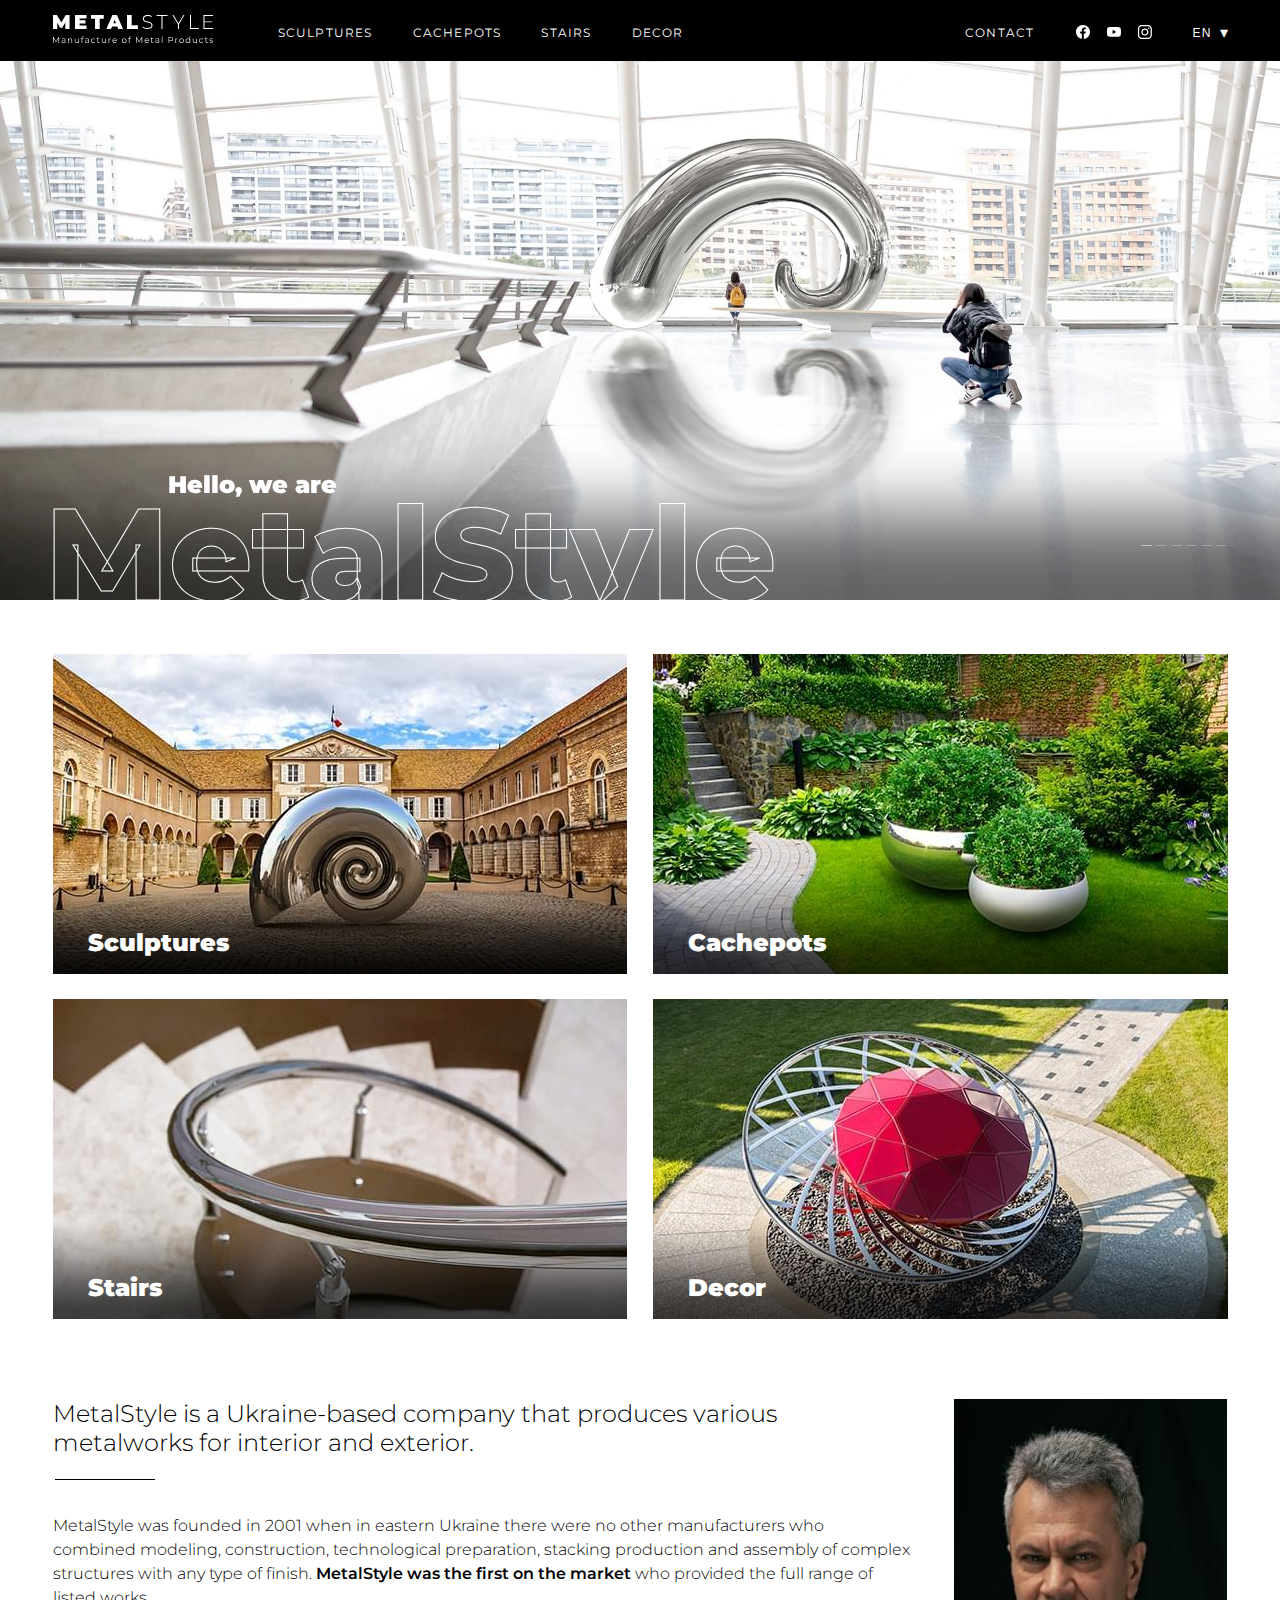
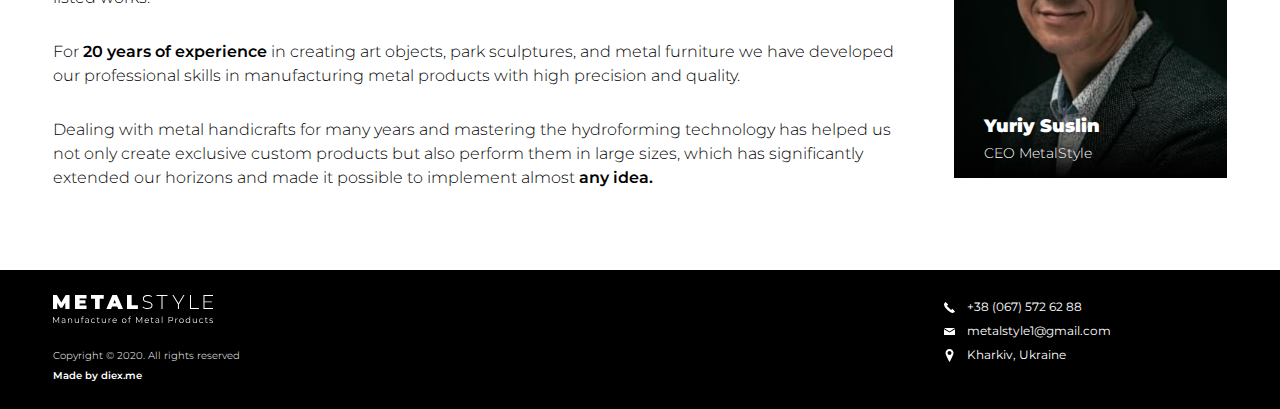
<file: index.html>
<!DOCTYPE HTML>
<html lang="en">
<head>
    <meta charset="UTF-8">
    <meta http-equiv="X-UA-Compatible" content="IE=edge">
    <meta name="viewport" content="width=device-width, initial-scale=1">

    <title>Home</title>

    <link rel="stylesheet" href="css/style.css">

    <link rel="stylesheet" type="text/css" href="slick/slick.css"/>
    <link rel="stylesheet" type="text/css" href="slick/slick-theme.css"/>

    <!-- <link rel="stylesheet" href="css/aos.css"> -->

    <link href="https://fonts.googleapis.com/css2?family=Montserrat:wght@300;400;600;800;900&display=swap" rel="stylesheet">

    <!-- [if lt IE 9]> <script src="//html5shiv.googlecode.com/ svn/trunk/html5.js"></script><![endif]-->
</head>
<body>

<header class="header">
	<div class="container">
		<div class="header__top">
			<div class="block__left" data-aos="zoom-in-down">
				<a href="index.html" class="logo"><img src="images/logo.svg" alt=""></a>
				<nav class="navigation">
				 	<ul class="menu">
				 		<li class="menu__list-item">
				            <a class="menu__link" href="sculptures.html">Sculptures</a>
				        </li>
				        <li class="menu__list-item">
				            <a class="menu__link" href="cachepots.html">Cachepots</a>
				        </li>
				        <li class="menu__list-item">
				            <a class="menu__link" href="stairs.html">Stairs</a>
				        </li>
				        <li class="menu__list-item">
				            <a class="menu__link" href="decor.html">Decor</a>
				        </li>
				 	</ul>
				</nav>
			</div>
			<div class="header__contact" data-aos="zoom-in-down">
				<p class="contact__item"><a href="contact.html" class="menu__link">contact</a></p>
				<div class="block__seti">
					<a href="#" class="block__seti-link"><img src="images/facebook.svg" alt=""></a>
					<a href="#" class="block__seti-link"><img src="images/youtube.svg" alt=""></a>
					<a href="#" class="block__seti-link"><img src="images/insta.svg" alt=""></a>
					<div class="select">
					    <select name="slct" class="slct">
					        <option hidden value="1">EN</option>
					        <option value="2">RU</option>
					        <option value="3">UK</option>
					    </select>
					</div>
				</div>
			</div>
             <!-- Кнопка для мобтльной навигации -->
	        <div id="menu__togle" class="menu__icon">
	            <div class="menu__icon-line" data-aos="zoom-in-down"></div>
	        </div>
               <!-- Мобильная навигация -->
            <div id="mobile__nav" class="mobile__nav">
                <ul class="mobile__nav-list">
                    <li class="mobile-nav__item"><a href="sculptures.html" class="mobile-nav__link">Sculptures</a></li>
                    <li class="mobile-nav__item"><a href="cachepots.html" class="mobile-nav__link">Cachepots</a></li>
                    <li class="mobile-nav__item"><a href="stairs.html" class="mobile-nav__link">Stairs</a></li>
                    <li class="mobile-nav__item"><a href="decor.html" class="mobile-nav__link">Decor</a></li>
                </ul>
                <div class="mobile__header-contact">
				    <p class="mobile__contact-item"><a href="contact.html" class="mobile-nav__link">contact</a></p>
					<div class="mobile__block-seti">
						<div class="seti">
							<a href="#" class="block__seti-link"><img src="images/facebook.svg" alt=""></a>
							<a href="#" class="block__seti-link"><img src="images/youtube.svg" alt=""></a>
							<a href="#" class="block__seti-link"><img src="images/insta.svg" alt=""></a>
						</div>	
						<div class="select">
						    <select name="slct" class="slct">
						        <option class="ster" hidden value="1">EN</option>
						        <option value="2">RU</option>
						        <option value="3">UK</option>
						    </select>
						</div>
					</div>
			    </div>
            </div>
		</div>
	</div>
</header>
<div class="header-slider">
	                
    <div class="slider-text">
	    <div class="container">
		    <h3 class="paragraph__top">Hello, we are</h3>
		    <h1 class="paragraph__bottom">MetalStyle</h1>
	    </div>
	</div> 
    <div class="header-slider-block"> 
            <div class="slider-home">
	            <picture>    
	            	<source srcset="images/banner-5-small.jpg" media="(max-width: 555px)">    
	            	<source srcset="images/Banner-5.jpg">    
	            	<img srcset="images/Banner-5.jpg" alt="My default image">
	            </picture>
	        </div>
	        <div class="slider-home">
	            <picture>    
	            	<source srcset="images/banner-5-small.jpg" media="(max-width: 555px)">    
	            	<source srcset="images/Banner-5.jpg">    
	            	<img srcset="images/Banner-5.jpg" alt="My default image">
	            </picture>
	        </div>
	        <div class="slider-home">
	            <picture>    
	            	<source srcset="images/banner-5-small.jpg" media="(max-width: 555px)">    
	            	<source srcset="images/Banner-5.jpg">    
	            	<img srcset="images/Banner-5.jpg" alt="My default image">
	            </picture>
	        </div>
	         <div class="slider-home">
	            <picture>    
	            	<source srcset="images/banner-5-small.jpg" media="(max-width: 555px)">    
	            	<source srcset="images/Banner-5.jpg">    
	            	<img srcset="images/Banner-5.jpg" alt="My default image">
	            </picture>
	        </div>
	        <div class="slider-home">
	            <picture>    
	            	<source srcset="images/banner-5-small.jpg" media="(max-width: 555px)">    
	            	<source srcset="images/Banner-5.jpg">    
	            	<img srcset="images/Banner-5.jpg" alt="My default image">
	            </picture>
	        </div>
	        <div class="slider-home">
	            <picture>    
	            	<source srcset="images/banner-5-small.jpg" media="(max-width: 555px)">    
	            	<source srcset="images/Banner-5.jpg">    
	            	<img srcset="images/Banner-5.jpg" alt="My default image">
	            </picture>
	        </div>
    </div> 
</div>
<div class="main container">
	<div class="gallery">
		<a href="sculptures.html" class="gallery__block" data-aos="fade-down-right">
			<img src="images/sculptures.jpg" alt="" class="gallery__foto-link">
		    <div class="spoler__gallery-info">
                <h3 class="gallery__block-text">Sculptures<i class="i-arw-right-home"></i></h3>
            </div>                      
		</a>
		<a href="cachepots.html" class="gallery__block" data-aos="fade-down-left">
			<img src="images/cachepots.jpg" alt="" class="gallery__foto-link">
			<div class="spoler__gallery-info">
                <h3 class="gallery__block-text">Cachepots<i class="i-arw-right-home"></i></h3>
            </div>
		</a>
		<a href="stairs.html" class="gallery__block" data-aos="fade-up-right">
			<img src="images/stairs.jpg" alt="" class="gallery__foto-link">
			<div class="spoler__gallery-info">
                <h3 class="gallery__block-text">Stairs<i class="i-arw-right-home"></i></h3>
            </div>
		</a>
		<a href="decor.html" class="gallery__block" data-aos="fade-up-left">
			<img src="images/decor.jpg" alt="" class="gallery__foto-link">
			<div class="spoler__gallery-info">
                <h3 class="gallery__block-text">Decor<i class="i-arw-right-home"></i></h3>
            </div>
		</a>
	</div>
	<div class="about">
		<div class="about__text" data-aos="fade-right" data-aos-duration="1000" data-aos-easing="ease-in-sine">
			<h2 class="about__paragraph">MetalStyle is a Ukraine-based company that produces various metalworks for interior and exterior. </h2>
			<p class="text">MetalStyle was founded in 2001 when in eastern Ukraine there were no other manufacturers who combined modeling, construction, technological preparation, stacking production and assembly of complex structures with any type of finish. <span class="text-weight">MetalStyle was the first on the market</span> who provided the full range of listed works.</p>
			<p class="text">For <span class="text-weight">20 years of experience</span> in creating art objects, park sculptures, and metal furniture we have developed 
            our professional skills in manufacturing metal products with high precision and quality. </p>
			<p class="text">Dealing with metal handicrafts for many years and mastering the hydroforming technology has helped 
            us not only create exclusive custom products but also perform them in large sizes, which has significantly extended our horizons and made it possible to implement almost <span class="text-weight">any idea.</span></p>
		</div>
		<div class="avtoportret" data-aos="flip-down" data-aos-duration="2000">
            <div class="block__foto-text">
				<img src="images/suslin-photo.jpg" alt="" class="portret">
				<div class="block__portret">
					<h4 class="portret__paragraph">Yuriy Suslin</h4>
					<p class="portret__text">CEO MetalStyle</p>
				</div>	
            </div>
		</div>
	</div>
</div>
<footer class="footer">
	<div class="container">
		<div class="block__footer">
			<a href="index.html" class="logo"><img src="images/logo.svg" alt=""></a>
			<ul class="spisok">
				<li class="spisok__item phone"><a class="phone__footer-link" href="tel:+38 (067) 572 62 88">+38 (067) 572 62 88</a></li>
				<li class="spisok__item gmail"><a href="#">metalstyle1@gmail.com</a></li>
				<li class="spisok__item marker">Kharkiv, Ukraine</li>
			</ul>
			<p class="copy">Copyright © 2020. All rights reserved</p>
			<a href="diex.me" class="made">Made by diex.me</a>
		</div>
	</div>
</footer>
	



<script src="js/jquery.min.js"></script>
<script src="slick/slick.min.js"></script>
<script src="js/main.js"></script>

<script>

		
</script>

</body>
</html>
</file>
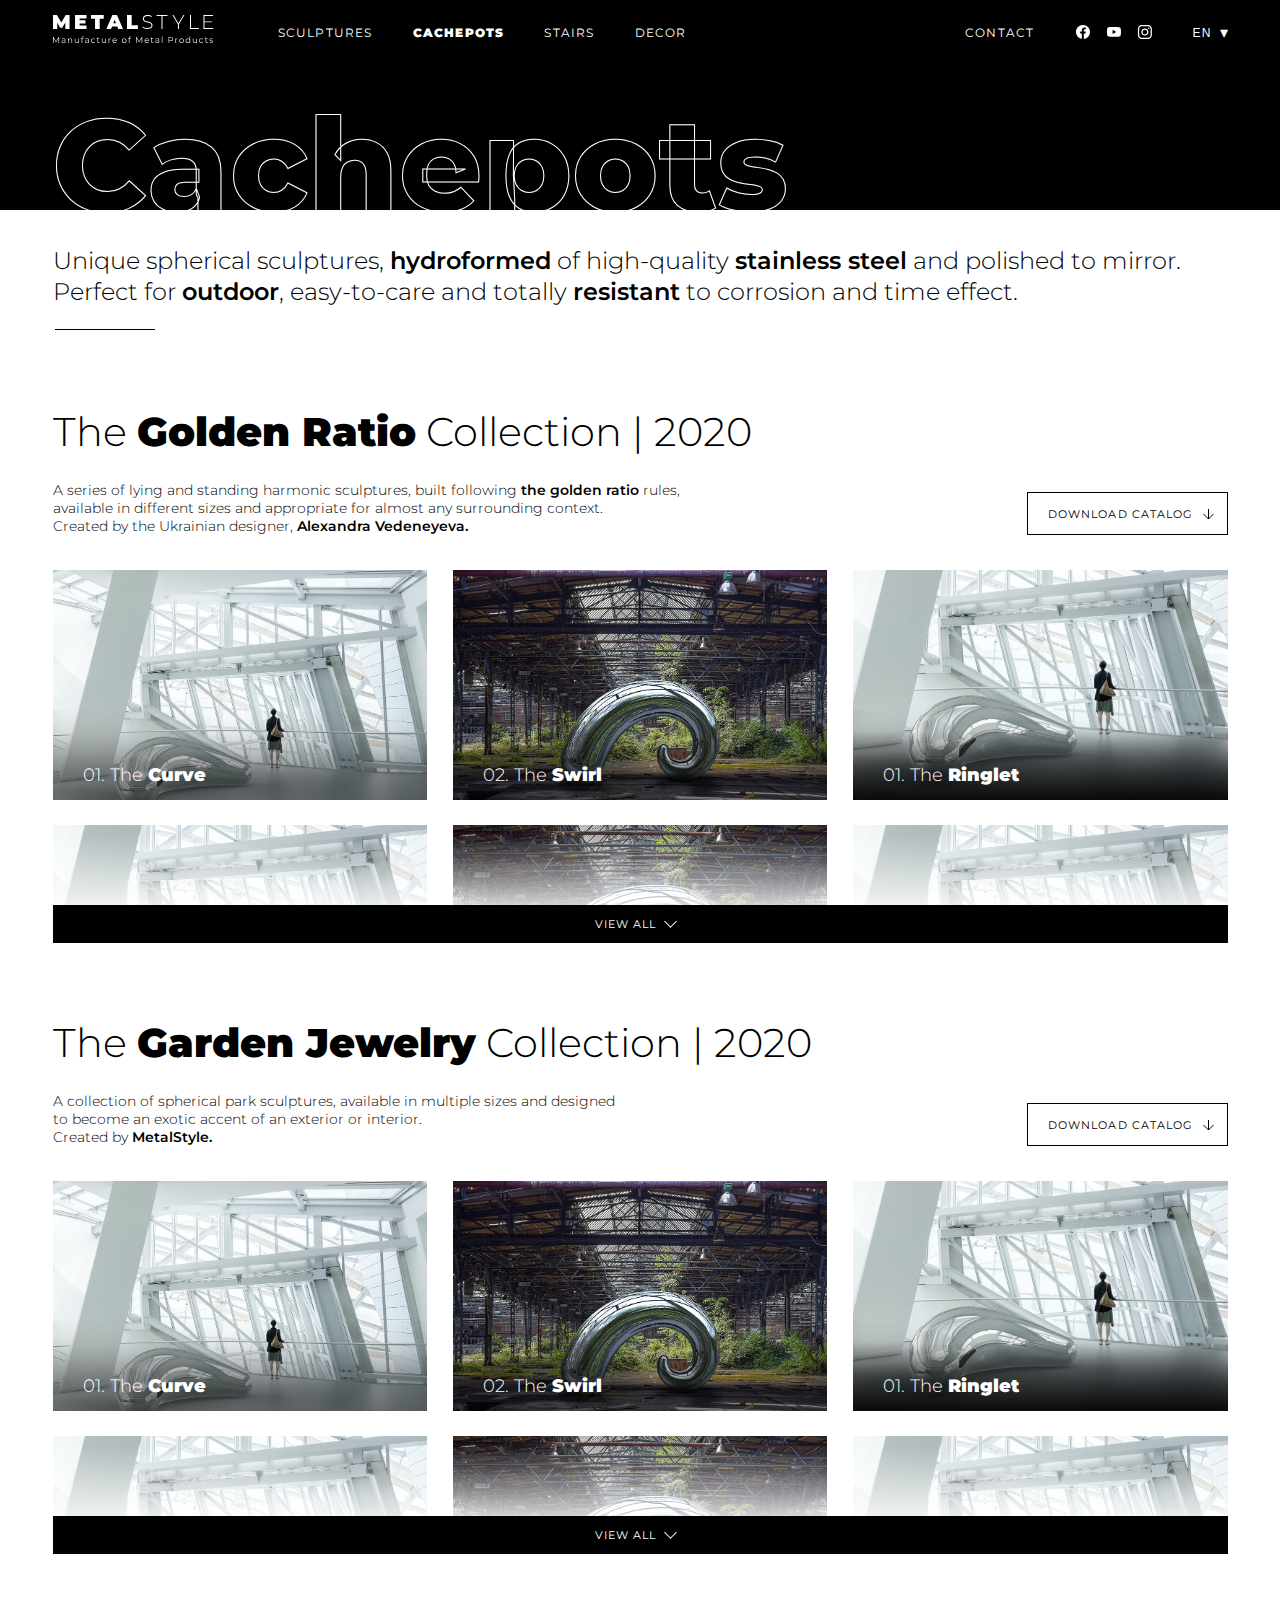
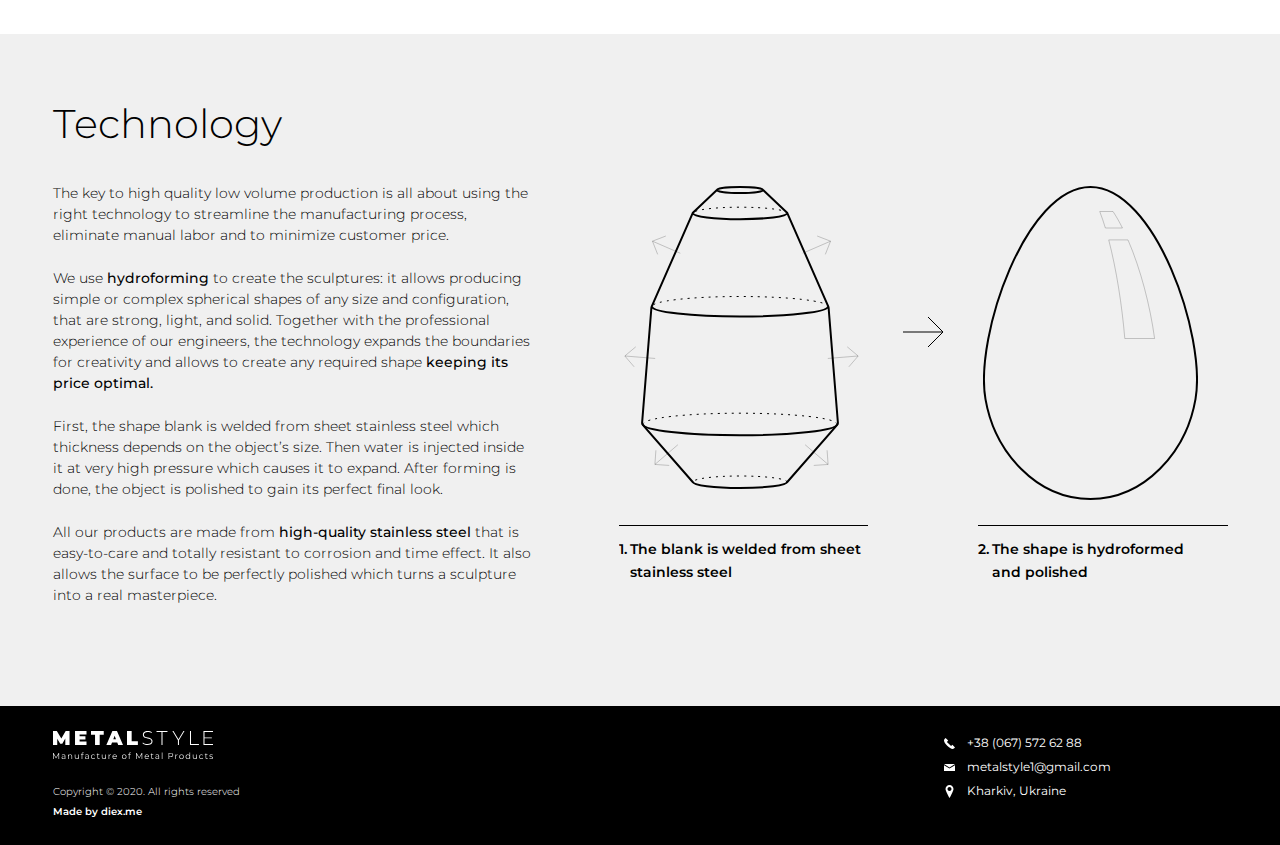
<file: cachepots.html>
<!DOCTYPE HTML>
<html lang="en">
<head>
    <meta charset="UTF-8">
    <meta http-equiv="X-UA-Compatible" content="IE=edge">
    <meta name="viewport" content="width=device-width, initial-scale=1">

    <title>Sculptures</title>

    <link rel="stylesheet" href="css/style.css">
    <link rel="stylesheet" href="css/magnific-popup.css">

    <link rel="stylesheet" type="text/css" href="slick/slick.css"/>
    <link rel="stylesheet" type="text/css" href="slick/slick-theme.css"/>

    <!-- <link rel="stylesheet" href="css/aos.css"> -->

    <link href="https://fonts.googleapis.com/css2?family=Montserrat:wght@300;400;500;600;800;900&display=swap" rel="stylesheet">

    <!-- [if lt IE 9]> <script src="//html5shiv.googlecode.com/ svn/trunk/html5.js"></script><![endif]-->
</head> 
<body>
<header class="header">
	<div class="container">
		<div class="header__top">
			<div class="block__left" data-aos="zoom-in-down">
				<a href="index.html" class="logo"><img src="images/logo.svg" alt=""></a>
				<nav class="navigation">
				 	<ul class="menu">
				 		<li class="menu__list-item">
				            <a class="menu__link" href="sculptures.html">Sculptures</a>
				        </li>
				        <li class="menu__list-item">
				            <a class="menu__link paragraph__weight" href="cachepots.html">Cachepots</a>
				        </li>
				        <li class="menu__list-item">
				            <a class="menu__link" href="stairs.html">Stairs</a>
				        </li>
				        <li class="menu__list-item">
				            <a class="menu__link" href="decor.html">Decor</a>
				        </li>
				 	</ul>
				</nav>
			</div>
			<div class="header__contact" data-aos="zoom-in-down">
				<p class="contact__item"><a href="contact.html" class="menu__link">contact</a></p>
				<div class="block__seti">
					<a href="#" class="block__seti-link"><img src="images/facebook.svg" alt=""></a>
					<a href="#" class="block__seti-link"><img src="images/youtube.svg" alt=""></a>
					<a href="#" class="block__seti-link"><img src="images/insta.svg" alt=""></a>
					<div class="select">
					    <select name="slct" class="slct">
					        <option hidden value="1">EN</option>
					        <option value="2">RU</option>
					        <option value="3">UK</option>
					    </select>
					</div>
				</div>
			</div>
             <!-- Кнопка для мобтльной навигации -->
	        <div id="menu__togle" class="menu__icon">
	            <div class="menu__icon-line" data-aos="zoom-in-down"></div>
	        </div>
               <!-- Мобильная навигация -->
            <div id="mobile__nav" class="mobile__nav">
                <ul class="mobile__nav-list">
                    <li class="mobile-nav__item"><a href="sculptures.html" class="mobile-nav__link">Sculptures</a></li>
                    <li class="mobile-nav__item"><a href="cachepots.html" class="mobile-nav__link paragraph__weight">Cachepots</a></li>
                    <li class="mobile-nav__item"><a href="stairs.html" class="mobile-nav__link">Stairs</a></li>
                    <li class="mobile-nav__item"><a href="decor.html" class="mobile-nav__link">Decor</a></li>
                </ul>
                <div class="mobile__header-contact">
				    <p class="mobile__contact-item"><a href="contact.html" class="mobile-nav__link">contact</a></p>
					<div class="mobile__block-seti">
						<div class="seti">
							<a href="#" class="block__seti-link"><img src="images/facebook.svg" alt=""></a>
							<a href="#" class="block__seti-link"><img src="images/youtube.svg" alt=""></a>
							<a href="#" class="block__seti-link"><img src="images/insta.svg" alt=""></a>
						</div>	
						<div class="select">
						    <select name="slct" class="slct">
						        <option hidden value="1">EN</option>
						        <option value="2">RU</option>
						        <option value="3">UK</option>
						    </select>
						</div>
					</div>
			    </div>
            </div>
		</div>
	</div>
</header> 
<div class="header__bottom">
     <div class="container">
		<h1 class="header__sculptures" data-aos="fade-down-right">Cachepots</h1>
    </div>
</div>
<div class="main__decor container">
	<p class="text__lorem" data-aos="fade-right" data-aos-duration="1000" data-aos-easing="ease-in-sine">Unique spherical sculptures, <span class="weight__text">hydroformed</span> of high-quality <span class="weight__text">stainless steel</span> and polished to mirror. Perfect for <span class="weight__text">outdoor</span>, easy-to-care and totally <span class="weight__text">resistant</span> to corrosion and time effect.</p>
	<div class="main__sculptures">
		<div class="block__top">
			<div class="spoler__description">
				<div class="spoler__text-left" data-aos="fade-up-right">
					<h2 class="spoler__paragraph">The <span class="paragraph__weight">Golden Ratio</span> Collection  |  2020</h2>
					<div class="spoler__text">A series of lying and standing harmonic sculptures, built following <span class="weight__text">the golden ratio</span> rules,<br>
                    available in different sizes and appropriate for almost any surrounding context.<br>
                    Created by the Ukrainian designer, <span class="weight__text">Alexandra Vedeneyeva.</span></div>
				</div>
				<div class="spoler__text-right">
					<p class="decor__down" data-aos="fade-up-left"><a class="link__down" href="#">Download catalog</a></p>
				</div>
			</div>

			<div class="example">
				<div class="spoler__catalog" data-aos="zoom-in">
                    <a href="#popup" class="spoler__gallery popup-link">
                        <img src="images/01-1.jpg" alt="" class="spoler__foto-link">
                        <div class="spoler__gallery-info">
                            <h3 class="spoler__block-text">01. The <span class="paragraph__weight">Curve</span> <i class="i-arw-right"></i></h3>
                        </div>                      
                    </a>
                     <a href="#popup2" class="spoler__gallery popup-link">
                        <img src="images/02-1.jpg" alt="" class="spoler__foto-link">
                        <div class="spoler__gallery-info">
                            <h3 class="spoler__block-text">02. The <span class="paragraph__weight">Swirl</span> <i class="i-arw-right"></i></h3>
                        </div>
                    </a>
                    <a href="#popup3" class="spoler__gallery popup-link">
                        <img src="images/curve.png" alt="" class="spoler__foto-link">
                        <div class="spoler__gallery-info">
                            <h3 class="spoler__block-text">01. The <span class="paragraph__weight">Ringlet</span> <i class="i-arw-right"></i></h3>
                        </div>   
                    </a>
                    <a href="#popup4" class="spoler__gallery popup-link">
                        <img src="images/curve.png" alt="" class="spoler__foto-link">
                        <div class="spoler__gallery-info">
                            <h3 class="spoler__block-text">01. The <span class="paragraph__weight">Curve</span> <i class="i-arw-right"></i></h3>
                        </div>   
                    </a>
                    <a href="#popup5" class="spoler__gallery popup-link">
                        <img src="images/swirl.png" alt="" class="spoler__foto-link">
                        <div class="spoler__gallery-info">
                            <h3 class="spoler__block-text">02. The <span class="paragraph__weight">Swirl</span> <i class="i-arw-right"></i></h3>
                        </div>
                    </a>
                    <a href="#popup6" class="spoler__gallery popup-link">
                        <img src="images/curve.png" alt="" class="spoler__foto-link">
                        <div class="spoler__gallery-info">
                            <h3 class="spoler__block-text">01. The <span class="paragraph__weight">Ringlet</span> <i class="i-arw-right"></i></h3>
                        </div> 
                    </a>
                </div>
	        </div>
        </div>	
        <div class="mfp-hide popup" id="popup">
        	<div class="slider__block">
        		<div class="slider slider-sculpt">
        			<div class="slider__item"> 
        				<picture>     
			            	<img class="popup-img" srcset="images/01-1_2x.jpg" alt="My default image">
			            </picture>
        			</div>
        			<div class="slider__item"> 
        				<picture>      
			            	<img class="popup-img" srcset="images/01-1_2x.jpg" alt="My default image">
			            </picture>
        			</div>
        			<div class="slider__item"> 
        				<picture>       
			            	<img  class="popup-img" srcset="images/01-1_2x.jpg" alt="My default image">
			            </picture>
        			</div>
        		</div>
        		<div class="slider__text">
        			<div class="slider__text-top">
        				<h3 class="slide__top-paragraph">01. The <span class="paragraph__weight">Сurve</span></h3>
        				<p class="slide__top-podparagraph">Golden Ratio Collection</p>
        				<p class="text__down">A lying sculpture that has a fluid bend and a smooth  drop in diameter. A vague but proportional and harmonious shape, as if created by nature, would fit perfectly into a landscape.</p>
        				<p class="text__down">Download the catalog for more info.</p>
        			</div>
        			<div class="down__popup">
        				<p class="decor__down" data-aos="fade-up-left"><a class="     link__down" href="#">Download catalog</a></p>
                    </div>

        		</div>
        	</div>
        </div>
            <div class="mfp-hide popup" id="popup2">
        	<div class="slider__block">
        		<div class="slider slider-sculpt">
        			<div class="slider__item"> 
        				<picture>     
			            	<img class="popup-img" srcset="images/01-1_2x.jpg" alt="My default image">
			            </picture>
        			</div>
        			<div class="slider__item"> 
        				<picture>      
			            	<img class="popup-img" srcset="images/01-1_2x.jpg" alt="My default image">
			            </picture>
        			</div>
        			<div class="slider__item"> 
        				<picture>       
			            	<img  class="popup-img" srcset="images/01-1_2x.jpg" alt="My default image">
			            </picture>
        			</div>
        		</div>
        		<div class="slider__text">
        			<div class="slider__text-top">
        				<h3 class="slide__top-paragraph">01. The <span class="paragraph__weight">Swirl</span></h3>
        				<p class="slide__top-podparagraph">Golden Ratio Collection</p>
        				<p class="text__down">A lying sculpture that has a fluid bend and a smooth  drop in diameter. A vague but proportional and harmonious shape, as if created by nature, would fit perfectly into a landscape.</p>
        				<p class="text__down">Download the catalog for more info.</p>
        			</div>
        			<div class="down__popup">
        				<p class="decor__down" data-aos="fade-up-left"><a class="     link__down" href="#">Download catalog</a></p>
                    </div>

        		</div>
        	</div>
        </div>
            <div class="mfp-hide popup" id="popup3">
        	<div class="slider__block">
        	<div class="slider slider-sculpt">
        			<div class="slider__item"> 
        				<picture>     
			            	<img class="popup-img" srcset="images/01-1_2x.jpg" alt="My default image">
			            </picture>
        			</div>
        			<div class="slider__item"> 
        				<picture>      
			            	<img class="popup-img" srcset="images/01-1_2x.jpg" alt="My default image">
			            </picture>
        			</div>
        			<div class="slider__item"> 
        				<picture>       
			            	<img  class="popup-img" srcset="images/01-1_2x.jpg" alt="My default image">
			            </picture>
        			</div>
        		</div>
        		<div class="slider__text">
        			<div class="slider__text-top">
        				<h3 class="slide__top-paragraph">01. The <span class="paragraph__weight">Ringlet</span></h3>
        				<p class="slide__top-podparagraph">Golden Ratio Collection</p>
        				<p class="text__down">A lying sculpture that has a fluid bend and a smooth  drop in diameter. A vague but proportional and harmonious shape, as if created by nature, would fit perfectly into a landscape.</p>
        				<p class="text__down">Download the catalog for more info.</p>
        			</div>
        			<div class="down__popup">
        				<p class="decor__down" data-aos="fade-up-left"><a class="     link__down" href="#">Download catalog</a></p>
                    </div>

        		</div>
        	</div>
        </div>
            <div class="mfp-hide popup" id="popup4">
        	<div class="slider__block">
        		<div class="slider slider-sculpt">
        			<div class="slider__item"> 
        				<picture>     
			            	<img class="popup-img" srcset="images/01-1_2x.jpg" alt="My default image">
			            </picture>
        			</div>
        			<div class="slider__item"> 
        				<picture>      
			            	<img class="popup-img" srcset="images/01-1_2x.jpg" alt="My default image">
			            </picture>
        			</div>
        			<div class="slider__item"> 
        				<picture>       
			            	<img  class="popup-img" srcset="images/01-1_2x.jpg" alt="My default image">
			            </picture>
        			</div>
        		</div>
        		<div class="slider__text">
        			<div class="slider__text-top">
        				<h3 class="slide__top-paragraph">01. The <span class="paragraph__weight">Сurve</span></h3>
        				<p class="slide__top-podparagraph">Golden Ratio Collection</p>
        				<p class="text__down">A lying sculpture that has a fluid bend and a smooth  drop in diameter. A vague but proportional and harmonious shape, as if created by nature, would fit perfectly into a landscape.</p>
        				<p class="text__down">Download the catalog for more info.</p>
        			</div>
        			<div class="down__popup">
        				<p class="decor__down" data-aos="fade-up-left"><a class="     link__down" href="#">Download catalog</a></p>
                    </div>

        		</div>
        	</div>
        </div>
            <div class="mfp-hide popup" id="popup5">
        	<div class="slider__block">
        		<div class="slider slider-sculpt">
        			<div class="slider__item"> 
        				<picture>     
			            	<img class="popup-img" srcset="images/01-1_2x.jpg" alt="My default image">
			            </picture>
        			</div>
        			<div class="slider__item"> 
        				<picture>      
			            	<img class="popup-img" srcset="images/01-1_2x.jpg" alt="My default image">
			            </picture>
        			</div>
        			<div class="slider__item"> 
        				<picture>       
			            	<img  class="popup-img" srcset="images/01-1_2x.jpg" alt="My default image">
			            </picture>
        			</div>
        		</div>
        		<div class="slider__text">
        			<div class="slider__text-top">
        				<h3 class="slide__top-paragraph">01. The <span class="paragraph__weight">Swirl</span></h3>
        				<p class="slide__top-podparagraph">Golden Ratio Collection</p>
        				<p class="text__down">A lying sculpture that has a fluid bend and a smooth  drop in diameter. A vague but proportional and harmonious shape, as if created by nature, would fit perfectly into a landscape.</p>
        				<p class="text__down">Download the catalog for more info.</p>
        			</div>
        			<div class="down__popup">
        				<p class="decor__down" data-aos="fade-up-left"><a class="     link__down" href="#">Download catalog</a></p>
                    </div>

        		</div>
        	</div>
        </div>
            <div class="mfp-hide popup" id="popup6">
        	<div class="slider__block">
        		<div class="slider slider-sculpt">
        			<div class="slider__item"> 
        				<picture>     
			            	<img class="popup-img" srcset="images/01-1_2x.jpg" alt="My default image">
			            </picture>
        			</div>
        			<div class="slider__item"> 
        				<picture>      
			            	<img class="popup-img" srcset="images/01-1_2x.jpg" alt="My default image">
			            </picture>
        			</div>
        			<div class="slider__item"> 
        				<picture>       
			            	<img  class="popup-img" srcset="images/01-1_2x.jpg" alt="My default image">
			            </picture>
        			</div>
        		</div>
        		<div class="slider__text">
        			<div class="slider__text-top">
        				<h3 class="slide__top-paragraph">01. The <span class="paragraph__weight">Ringlet</span></h3>
        				<p class="slide__top-podparagraph">Golden Ratio Collection</p>
        				<p class="text__down">A lying sculpture that has a fluid bend and a smooth  drop in diameter. A vague but proportional and harmonious shape, as if created by nature, would fit perfectly into a landscape.</p>
        				<p class="text__down">Download the catalog for more info.</p>
        			</div>
        			<div class="down__popup">
        				<p class="decor__down" data-aos="fade-up-left"><a class="     link__down" href="#">Download catalog</a></p>
                    </div>

        		</div>
        	</div>
        </div>
	</div>
    <div class="block__bottom">
			<div class="spoler__description">
				<div class="spoler__text-left" data-aos="fade-up-right">
					<h2 class="spoler__paragraph">The <span class="paragraph__weight">Garden Jewelry</span> Collection  |  2020</h2>
					<div class="spoler__text">A collection of spherical park sculptures, available in multiple sizes and designed <br>
                    to become an exotic accent of an exterior or interior.<br>
                    Created by <span class="weight__text">MetalStyle.</span></div>
				</div>
				<div class="spoler__text-right">
					<p class="decor__down" data-aos="fade-up-left"><a class="link__down" href="#">Download catalog</a></p>
				</div>
			</div>

			<div class="example">
				<div class="spoler__catalog" data-aos="zoom-in">
                   <a href="#popup-two" class="spoler__gallery popup-link">
                        <img src="images/01-1.jpg" alt="" class="spoler__foto-link">
                        <div class="spoler__gallery-info">
                            <h3 class="spoler__block-text">01. The <span class="paragraph__weight">Curve</span> <i class="i-arw-right"></i></h3>
                        </div>                      
                    </a>
                     <a href="#popup-two2" class="spoler__gallery popup-link">
                        <img src="images/02-1.jpg" alt="" class="spoler__foto-link">
                        <div class="spoler__gallery-info">
                            <h3 class="spoler__block-text">02. The <span class="paragraph__weight">Swirl</span> <i class="i-arw-right"></i></h3>
                        </div>
                    </a>
                    <a href="#popup-two3" class="spoler__gallery popup-link">
                        <img src="images/curve.png" alt="" class="spoler__foto-link">
                        <div class="spoler__gallery-info">
                            <h3 class="spoler__block-text">01. The <span class="paragraph__weight">Ringlet</span> <i class="i-arw-right"></i></h3>
                        </div>   
                    </a>
                    <a href="#popup-two4" class="spoler__gallery popup-link">
                        <img src="images/curve.png" alt="" class="spoler__foto-link">
                        <div class="spoler__gallery-info">
                            <h3 class="spoler__block-text">01. The <span class="paragraph__weight">Curve</span> <i class="i-arw-right"></i></h3>
                        </div>   
                    </a>
                    <a href="#popup-two5" class="spoler__gallery popup-link">
                        <img src="images/swirl.png" alt="" class="spoler__foto-link">
                        <div class="spoler__gallery-info">
                            <h3 class="spoler__block-text">02. The <span class="paragraph__weight">Swirl</span> <i class="i-arw-right"></i></h3>
                        </div>
                    </a>
                    <a href="#popup-two6" class="spoler__gallery popup-link">
                        <img src="images/curve.png" alt="" class="spoler__foto-link">
                        <div class="spoler__gallery-info">
                            <h3 class="spoler__block-text">01. The <span class="paragraph__weight">Ringlet</span> <i class="i-arw-right"></i></h3>
                        </div> 
                    </a>
                </div>
	        </div>
    </div>
    <div class="mfp-hide popup" id="popup-two">
        	<div class="slider__block">
        		<div class="slider slider-sculpt">
        			<div class="slider__item"> 
        				<picture>     
			            	<img class="popup-img" srcset="images/01-1_2x.jpg" alt="My default image">
			            </picture>
        			</div>
        			<div class="slider__item"> 
        				<picture>      
			            	<img class="popup-img" srcset="images/01-1_2x.jpg" alt="My default image">
			            </picture>
        			</div>
        			<div class="slider__item"> 
        				<picture>       
			            	<img  class="popup-img" srcset="images/01-1_2x.jpg" alt="My default image">
			            </picture>
        			</div>
        		</div>
        		<div class="slider__text">
        			<div class="slider__text-top">
        				<h3 class="slide__top-paragraph">01. The <span class="paragraph__weight">Сurve</span></h3>
        				<p class="slide__top-podparagraph">Golden Ratio Collection</p>
        				<p class="text__down">A lying sculpture that has a fluid bend and a smooth  drop in diameter. A vague but proportional and harmonious shape, as if created by nature, would fit perfectly into a landscape.</p>
        				<p class="text__down">Download the catalog for more info.</p>
        			</div>
        			<div class="down__popup">
        				<p class="decor__down" data-aos="fade-up-left"><a class="     link__down" href="#">Download catalog</a></p>
                    </div>

        		</div>
        	</div>
    </div>
        <div class="mfp-hide popup" id="popup-two2">
        	<div class="slider__block">
        		<div class="slider slider-sculpt">
        			<div class="slider__item"> 
        				<picture>     
			            	<img class="popup-img" srcset="images/01-1_2x.jpg" alt="My default image">
			            </picture>
        			</div>
        			<div class="slider__item"> 
        				<picture>      
			            	<img class="popup-img" srcset="images/01-1_2x.jpg" alt="My default image">
			            </picture>
        			</div>
        			<div class="slider__item"> 
        				<picture>       
			            	<img  class="popup-img" srcset="images/01-1_2x.jpg" alt="My default image">
			            </picture>
        			</div>
        		</div>
        		<div class="slider__text">
        			<div class="slider__text-top">
        				<h3 class="slide__top-paragraph">01. The <span class="paragraph__weight">Swirl</span></h3>
        				<p class="slide__top-podparagraph">Golden Ratio Collection</p>
        				<p class="text__down">A lying sculpture that has a fluid bend and a smooth  drop in diameter. A vague but proportional and harmonious shape, as if created by nature, would fit perfectly into a landscape.</p>
        				<p class="text__down">Download the catalog for more info.</p>
        			</div>
        			<div class="down__popup">
        				<p class="decor__down" data-aos="fade-up-left"><a class="     link__down" href="#">Download catalog</a></p>
                    </div>

        		</div>
        	</div>
    </div>
        <div class="mfp-hide popup" id="popup-two3">
        	<div class="slider__block">
        		<div class="slider slider-sculpt">
        			<div class="slider__item"> 
        				<picture>     
			            	<img class="popup-img" srcset="images/01-1_2x.jpg" alt="My default image">
			            </picture>
        			</div>
        			<div class="slider__item"> 
        				<picture>      
			            	<img class="popup-img" srcset="images/01-1_2x.jpg" alt="My default image">
			            </picture>
        			</div>
        			<div class="slider__item"> 
        				<picture>       
			            	<img  class="popup-img" srcset="images/01-1_2x.jpg" alt="My default image">
			            </picture>
        			</div>
        		</div>
        		<div class="slider__text">
        			<div class="slider__text-top">
        				<h3 class="slide__top-paragraph">01. The <span class="paragraph__weight">Ringlet</span></h3>
        				<p class="slide__top-podparagraph">Golden Ratio Collection</p>
        				<p class="text__down">A lying sculpture that has a fluid bend and a smooth  drop in diameter. A vague but proportional and harmonious shape, as if created by nature, would fit perfectly into a landscape.</p>
        				<p class="text__down">Download the catalog for more info.</p>
        			</div>
        			<div class="down__popup">
        				<p class="decor__down" data-aos="fade-up-left"><a class="     link__down" href="#">Download catalog</a></p>
                    </div>

        		</div>
        	</div>
    </div>
        <div class="mfp-hide popup" id="popup-two4">
        	<div class="slider__block">
        		<div class="slider slider-sculpt">
        			<div class="slider__item"> 
        				<picture>     
			            	<img class="popup-img" srcset="images/01-1_2x.jpg" alt="My default image">
			            </picture>
        			</div>
        			<div class="slider__item"> 
        				<picture>      
			            	<img class="popup-img" srcset="images/01-1_2x.jpg" alt="My default image">
			            </picture>
        			</div>
        			<div class="slider__item"> 
        				<picture>       
			            	<img  class="popup-img" srcset="images/01-1_2x.jpg" alt="My default image">
			            </picture>
        			</div>
        		</div>
        		<div class="slider__text">
        			<div class="slider__text-top">
        				<h3 class="slide__top-paragraph">01. The <span class="paragraph__weight">Сurve</span></h3>
        				<p class="slide__top-podparagraph">Golden Ratio Collection</p>
        				<p class="text__down">A lying sculpture that has a fluid bend and a smooth  drop in diameter. A vague but proportional and harmonious shape, as if created by nature, would fit perfectly into a landscape.</p>
        				<p class="text__down">Download the catalog for more info.</p>
        			</div>
        			<div class="down__popup">
        				<p class="decor__down" data-aos="fade-up-left"><a class="     link__down" href="#">Download catalog</a></p>
                    </div>

        		</div>
        	</div>
    </div>
        <div class="mfp-hide popup" id="popup-two5">
        	<div class="slider__block">
        		<div class="slider slider-sculpt">
        			<div class="slider__item"> 
        				<picture>     
			            	<img class="popup-img" srcset="images/01-1_2x.jpg" alt="My default image">
			            </picture>
        			</div>
        			<div class="slider__item"> 
        				<picture>      
			            	<img class="popup-img" srcset="images/01-1_2x.jpg" alt="My default image">
			            </picture>
        			</div>
        			<div class="slider__item"> 
        				<picture>       
			            	<img  class="popup-img" srcset="images/01-1_2x.jpg" alt="My default image">
			            </picture>
        			</div>
        		</div>
        		<div class="slider__text">
        			<div class="slider__text-top">
        				<h3 class="slide__top-paragraph">01. The <span class="paragraph__weight">Swirl</span></h3>
        				<p class="slide__top-podparagraph">Golden Ratio Collection</p>
        				<p class="text__down">A lying sculpture that has a fluid bend and a smooth  drop in diameter. A vague but proportional and harmonious shape, as if created by nature, would fit perfectly into a landscape.</p>
        				<p class="text__down">Download the catalog for more info.</p>
        			</div>
        			<div class="down__popup">
        				<p class="decor__down" data-aos="fade-up-left"><a class="     link__down" href="#">Download catalog</a></p>
                    </div>

        		</div>
        	</div>
    </div>
    <div class="mfp-hide popup" id="popup-two6">
        	<div class="slider__block">
        		<div class="slider slider-sculpt">
        			<div class="slider__item"> 
        				<picture>     
			            	<img class="popup-img" srcset="images/01-1_2x.jpg" alt="My default image">
			            </picture>
        			</div>
        			<div class="slider__item"> 
        				<picture>      
			            	<img class="popup-img" srcset="images/01-1_2x.jpg" alt="My default image">
			            </picture>
        			</div>
        			<div class="slider__item"> 
        				<picture>       
			            	<img  class="popup-img" srcset="images/01-1_2x.jpg" alt="My default image">
			            </picture>
        			</div>
        		</div>
        		<div class="slider__text">
        			<div class="slider__text-top">
        				<h3 class="slide__top-paragraph">01. The <span class="paragraph__weight">Ringlet</span></h3>
        				<p class="slide__top-podparagraph">Golden Ratio Collection</p>
        				<p class="text__down">A lying sculpture that has a fluid bend and a smooth  drop in diameter. A vague but proportional and harmonious shape, as if created by nature, would fit perfectly into a landscape.</p>
        				<p class="text__down">Download the catalog for more info.</p>
        			</div>
        			<div class="down__popup">
        				<p class="decor__down" data-aos="fade-up-left"><a class="     link__down" href="#">Download catalog</a></p>
                    </div>

        		</div>
        	</div>
    </div>
</div>
<div class="technology">
	<div class="container">
		<div class="technology__block">
			<div class="technology__block-text" data-aos="fade-right">
				<h2 class="technology__paragraph" data-aos="fade-down">Technology</h2>
				<p class="technology__text">The key to high quality low volume production is all about using 
                the right technology to streamline the manufacturing process, eliminate manual labor and to minimize customer price.</p>
				<p class="technology__text">We use <span class="weight-five">hydroforming</span> to create the sculptures: it allows producing simple or complex spherical shapes of any size and configuration, that are strong, light, and solid. Together with the professional experience of our engineers, the technology expands 
                the boundaries for creativity and allows to create any required 
                shape <span class="weight-five">keeping its price optimal.</span></p>
				<p class="technology__text">First, the shape blank is welded from sheet stainless steel which thickness depends on the object’s size. Then water is injected inside it at very high pressure which causes it to expand. After forming 
                is done, the object is polished to gain its perfect final look.</p>
				<p class="technology__text">All our products are made from <span class="weight-five">high-quality stainless steel</span> that is easy-to-care and totally resistant to corrosion and time effect. 
                It also allows the surface to be perfectly polished which turns 
                a sculpture into a real masterpiece.</p>
			</div>
			<div class="technology__block-eggs" data-aos="flip-up">
				<div class="egg__left">
					<picture>    
		            	<source srcset="images/egg-left-mobile.svg" media="(max-width: 685px)">    
		            	<source srcset="images/egg-left.svg">    
		            	<img class="egg__left-foto" srcset="images/egg-left.svg" alt="My default image">
		            </picture>
                    <div class="egg__text-block">
	                    <p class="one">1.</p>
						<p class="egg__left-text">The blank is welded from sheet stainless steel</p>
                    </div>
				</div>
				<div class="arrow__egg">
					<picture>    
		            	<source class="arrow__eggs" srcset="images/arrow-egg-mobile.svg" media="(max-width: 685px)">    
		            	<source class="arrow__eggs" srcset="images/arrow-egg.svg">    
		            	<img class="arrow__eggs" srcset="images/arrow-egg.svg" alt="My default image">
		            </picture>
				</div>
				<div class="egg__right">
					<picture>    
		            	<source srcset="images/egg-right-mobile.svg" media="(max-width: 685px)">    
		            	<source srcset="images/egg-right.svg">    
		            	<img class="egg__right-foto" srcset="images/egg-right.svg" alt="My default image">
		            </picture>
					 <div class="egg__text-block">
	                    <p class="one">2.</p>
						<p class="egg__right-text">The shape is hydroformed <br> and polished</p>
                    </div>
				</div>
			</div>
		</div>
	</div>
</div>
<footer class="footer">
	<div class="container">
		<div class="block__footer">
			<a href="index.html" class="logo"><img src="images/logo.svg" alt=""></a>
			<ul class="spisok">
				<li class="spisok__item phone"><a class="phone__footer-link" href="tel:+38 (067) 572 62 88">+38 (067) 572 62 88</a></li>
				<li class="spisok__item gmail"><a href="#">metalstyle1@gmail.com</a></li>
				<li class="spisok__item marker">Kharkiv, Ukraine</li>
			</ul>
			<p class="copy">Copyright © 2020. All rights reserved</p>
			<a href="diex.me" class="made">Made by diex.me</a>
		</div>
	</div>
</footer>
	



<script src="js/jquery.min.js"></script>
<script src="js/jquery.magnific-popup.min.js"></script>
<script src="js/jquery.morecontent.js"></script>
<script src="slick/slick.min.js"></script>
<script src="js/main.js"></script>

</body>
</html>
</file>
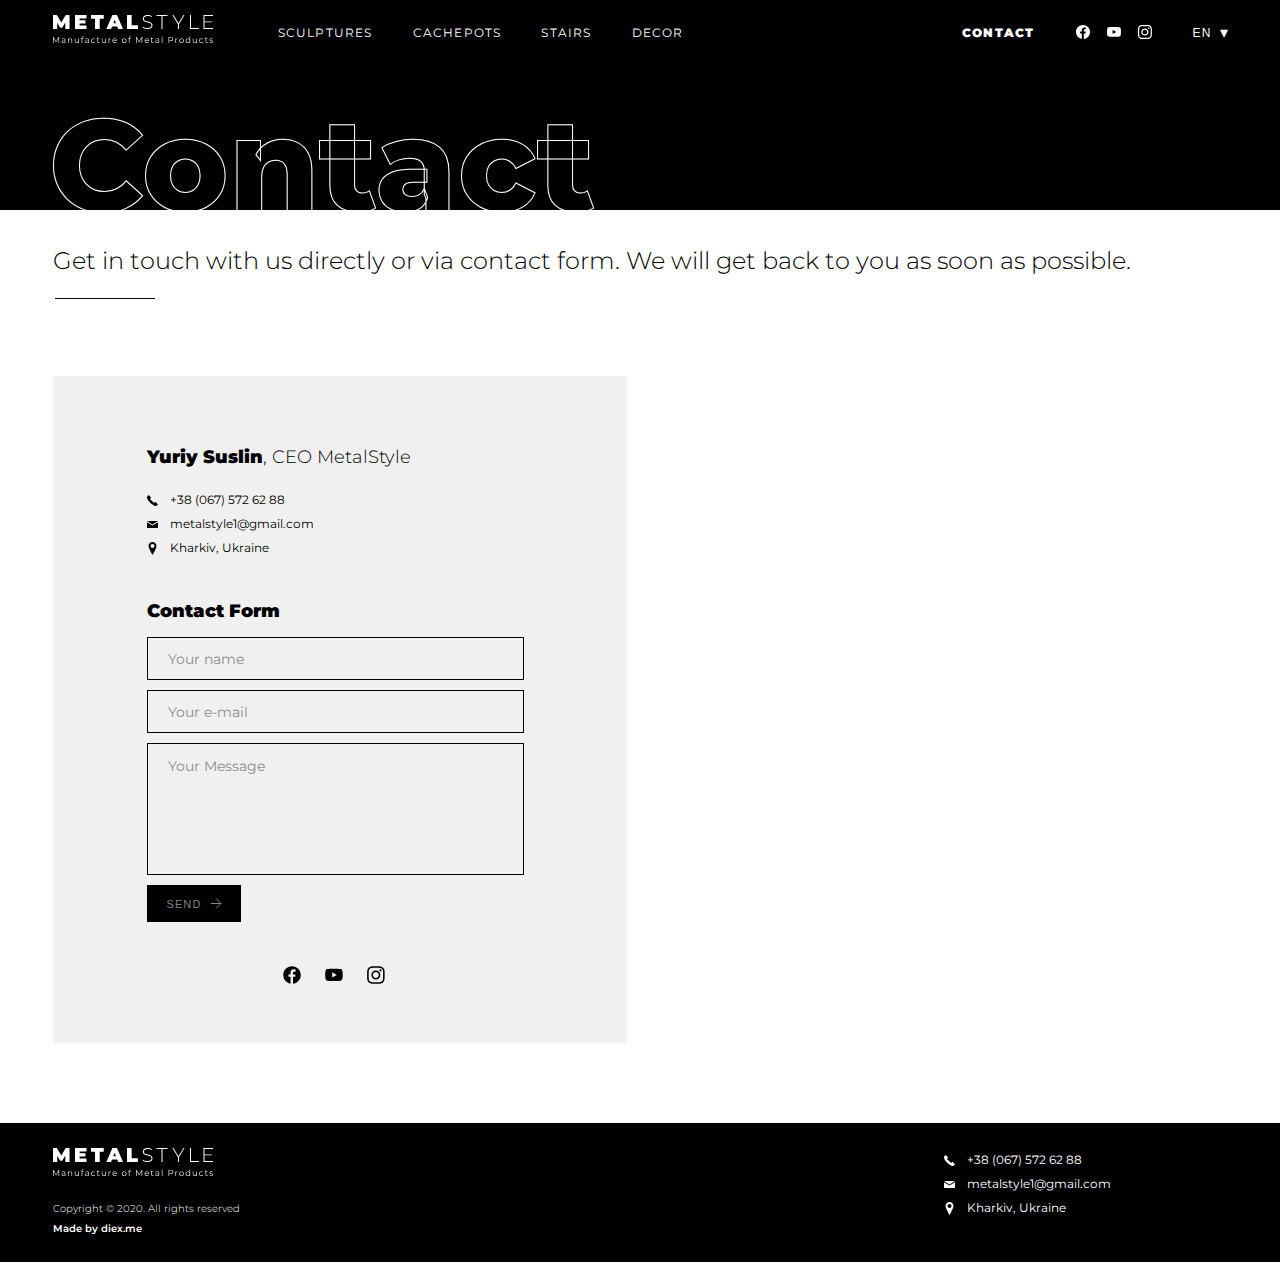
<file: contact.html>
<!DOCTYPE HTML>
<html lang="en">
<head>
    <meta charset="UTF-8">
    <meta http-equiv="X-UA-Compatible" content="IE=edge">
    <meta name="viewport" content="width=device-width, initial-scale=1, maximum-scale=1, user-scalable=0"/>
    <meta name="format-detection" content="telephone=no" />
    
    <title>Contact</title>

    <link rel="stylesheet" href="css/style.css">

    <link rel="stylesheet" type="text/css" href="slick/slick.css"/>
    <link rel="stylesheet" type="text/css" href="slick/slick-theme.css"/>

    <!-- <link rel="stylesheet" href="css/aos.css"> -->

    <link href="https://fonts.googleapis.com/css2?family=Montserrat:wght@300;400;600;800;900&display=swap" rel="stylesheet">

    <!-- [if lt IE 9]> <script src="//html5shiv.googlecode.com/ svn/trunk/html5.js"></script><![endif]-->
</head>
<body>

<header class="header">
	<div class="container">
		<div class="header__top">
			<div class="block__left" data-aos="zoom-in-down">
				<a href="index.html" class="logo"><img src="images/logo.svg" alt=""></a>
				<nav class="navigation">
				 	<ul class="menu">
				 		<li class="menu__list-item">
				            <a class="menu__link" href="sculptures.html">Sculptures</a>
				        </li>
				        <li class="menu__list-item">
				            <a class="menu__link" href="cachepots.html">Cachepots</a>
				        </li>
				        <li class="menu__list-item">
				            <a class="menu__link" href="stairs.html">Stairs</a>
				        </li>
				        <li class="menu__list-item">
				            <a class="menu__link" href="decor.html">Decor</a>
				        </li>
				 	</ul>
				</nav>
			</div>
			<div class="header__contact" data-aos="zoom-in-down">
				<p class="contact__item"><a href="contact.html" class="menu__link paragraph__weight">contact</a></p>
				<div class="block__seti">
					<a href="#" class="block__seti-link"><img src="images/facebook.svg" alt=""></a>
					<a href="#" class="block__seti-link"><img src="images/youtube.svg" alt=""></a>
					<a href="#" class="block__seti-link"><img src="images/insta.svg" alt=""></a>
					<div class="select">
					    <select name="slct" class="slct">
					        <option hidden value="1">EN</option>
					        <option value="2">RU</option>
					        <option value="3">UK</option>
					    </select>
					</div>
				</div>
			</div>
             <!-- Кнопка для мобтльной навигации -->
	        <div id="menu__togle" class="menu__icon">
	            <div class="menu__icon-line" data-aos="zoom-in-down"></div>
	        </div>
               <!-- Мобильная навигация -->
            <div id="mobile__nav" class="mobile__nav">
                <ul class="mobile__nav-list">
                    <li class="mobile-nav__item"><a href="sculptures.html" class="mobile-nav__link">Sculptures</a></li>
                    <li class="mobile-nav__item"><a href="cachepots.html" class="mobile-nav__link">Cachepots</a></li>
                    <li class="mobile-nav__item"><a href="stairs.html" class="mobile-nav__link">Stairs</a></li>
                    <li class="mobile-nav__item"><a href="decor.html" class="mobile-nav__link">Decor</a></li>
                </ul>
                <div class="mobile__header-contact">
				    <p class="mobile__contact-item"><a href="contact.html" class="mobile-nav__link paragraph__weight">contact</a></p>
					<div class="mobile__block-seti">
						<div class="seti">
							<a href="#" class="block__seti-link"><img src="images/facebook.svg" alt=""></a>
							<a href="#" class="block__seti-link"><img src="images/youtube.svg" alt=""></a>
							<a href="#" class="block__seti-link"><img src="images/insta.svg" alt=""></a>
						</div>	
						<div class="select">
						    <select name="slct" class="slct">
						        <option hidden value="1">EN</option>
						        <option value="2">RU</option>
						        <option value="3">UK</option>
						    </select>
						</div>
					</div>
			    </div>
            </div>
		</div>
	</div>
</header>
<div class="header__bottom">
    <div class="container">
		<h1 class="header__contacts" data-aos="fade-down-right">Contact</h1>
    </div>
</div>
<div class="main__decor container">
	<p class="text__lorem" data-aos="fade-right" data-aos-duration="1000" data-aos-easing="ease-in-sine">Get in touch with us directly or via contact form. We will get back to you as soon as possible.</p>
    <div class="main__contact">
    	<div class="form__block"  data-aos="zoom-in-down">
    		<div class="form__block-text">
    			<h3 class="name__text"><span class="paragraph__weight">Yuriy Suslin</span>, CEO MetalStyle</h3>
    			<ul class="spisok__contact">
					<li class="contact__main phone-black"><a class="phone__black-link" href="tel:+38 (067) 572 62 88">+38 (067) 572 62 88</a></li>
					<li class="contact__main gmail-black">metalstyle1@gmail.com</li>
					<li class="contact__main marker-black">Kharkiv, Ukraine</li>
			    </ul>
    		</div>
            <h3 class="paragraph__form">Contact Form</h3>
            <form action="" class="form" id="myform">
            	<input class="input" type="name" name="name" placeholder="Your name">
            	<input class="input" type="email" name="email" placeholder="Your e-mail">
            	<textarea class="textarea" name="text" placeholder="Your Message"></textarea>
            	<button class="button">SEND</button>
            </form>
            <div class="form__seti">
            	<a class="seti__black-link" href="#"><img class="seti__black-item" src="images/face-black.svg" alt=""></a>
            	<a class="seti__black-link" href="#"><img class="seti__black-item you-cont" src="images/you-black.svg" alt=""></a>
            	<a class="seti__black-link" href="#"><img class="seti__black-item" src="images/insta-black.svg" alt=""></a>
            </div>
    	</div>
    	<div class="map__block" data-aos="zoom-in-up">
    		<iframe src="https://www.google.com/maps/embed?pb=!1m18!1m12!1m3!1d2564.883685308532!2d36.26402981588379!3d49.99479012797259!2m3!1f0!2f0!3f0!3m2!1i1024!2i768!4f13.1!3m3!1m2!1s0x4127a0bde5762967%3A0x67a148e810be44c0!2z0YPQuy4g0JjRgdC60YDQuNC90YHQutCw0Y8sIDM3LCDQpdCw0YDRjNC60L7Qsiwg0KXQsNGA0YzQutC-0LLRgdC60LDRjyDQvtCx0LvQsNGB0YLRjCwgNjEwMDA!5e0!3m2!1sru!2sua!4v1594383321531!5m2!1sru!2sua" width="100%" height="100%" frameborder="0" style="border:0;" allowfullscreen="" aria-hidden="false" tabindex="0"></iframe>
    	</div>
    </div>
</div>
<footer class="footer">
	<div class="container">
		<div class="block__footer">
			<a href="index.html" class="logo"><img src="images/logo.svg" alt=""></a>
			<ul class="spisok">
				<li class="spisok__item phone"><a class="phone__footer-link" href="tel:+38 (067) 572 62 88">+38 (067) 572 62 88</a></li>
				<li class="spisok__item gmail"><a href="#">metalstyle1@gmail.com</a></li>
				<li class="spisok__item marker">Kharkiv, Ukraine</li>
			</ul>
			<p class="copy">Copyright © 2020. All rights reserved</p>
			<a href="diex.me" class="made">Made by diex.me</a>
		</div>
	</div>
</footer>
	



<script src="js/jquery.min.js"></script>
<script src="slick/slick.min.js"></script>
<script src="js/jquery.validate.min.js"></script>
<script src="js/my-validate.js"></script>

<script src="js/main.js"></script>

</body>
</html>
</file>
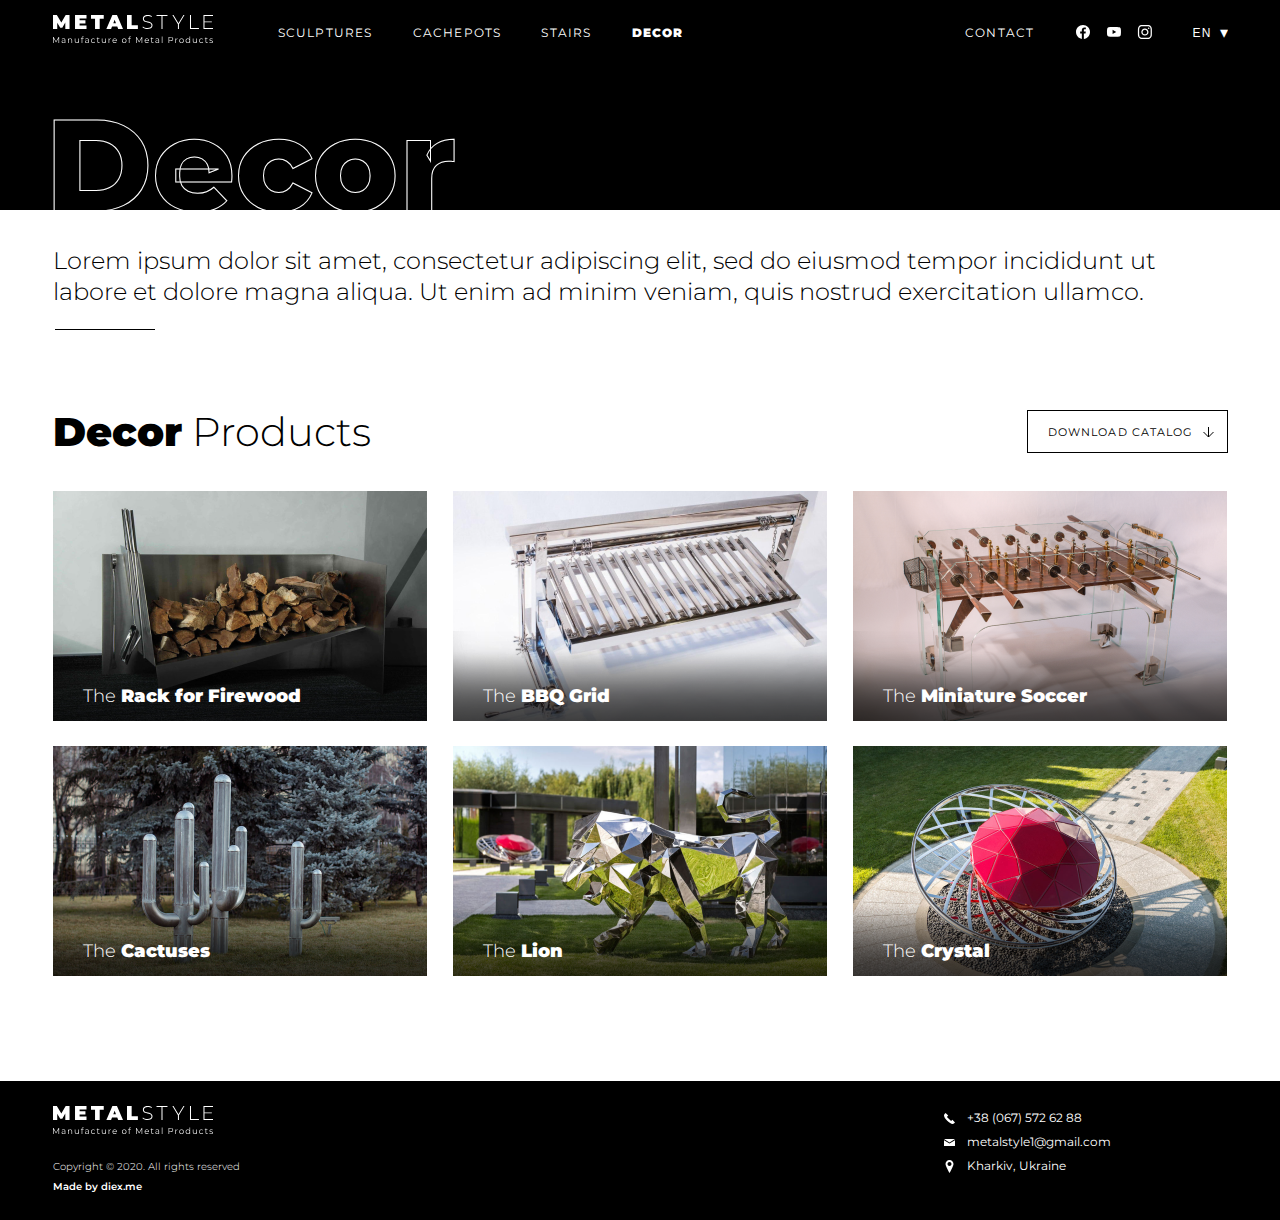
<file: decor.html>
<!DOCTYPE HTML>
<html lang="en">
<head>
    <meta charset="UTF-8">
    <meta http-equiv="X-UA-Compatible" content="IE=edge">
    <meta name="viewport" content="width=device-width, initial-scale=1">

    <title>Decor</title>

    <link rel="stylesheet" href="css/style.css">
    <link rel="stylesheet" href="css/magnific-popup.css">

    <link rel="stylesheet" type="text/css" href="slick/slick.css"/>
    <link rel="stylesheet" type="text/css" href="slick/slick-theme.css"/>

    <!-- <link rel="stylesheet" href="css/aos.css"> -->

    <link href="https://fonts.googleapis.com/css2?family=Montserrat:wght@300;400;600;800;900&display=swap" rel="stylesheet">

    <!-- [if lt IE 9]> <script src="//html5shiv.googlecode.com/ svn/trunk/html5.js"></script><![endif]-->
</head>
<body>

<header class="header">
	<div class="container">
		<div class="header__top">
			<div class="block__left" data-aos="zoom-in-down">
				<a href="index.html" class="logo"><img src="images/logo.svg" alt=""></a>
				<nav class="navigation">
				 	<ul class="menu">
				 		<li class="menu__list-item">
				            <a class="menu__link" href="sculptures.html">Sculptures</a>
				        </li>
				        <li class="menu__list-item">
				            <a class="menu__link" href="cachepots.html">Cachepots</a>
				        </li>
				        <li class="menu__list-item">
				            <a class="menu__link" href="stairs.html">Stairs</a>
				        </li>
				        <li class="menu__list-item">
				            <a class="menu__link paragraph__weight" href="decor.html">Decor</a>
				        </li>
				 	</ul>
				</nav>
			</div>
			<div class="header__contact" data-aos="zoom-in-down">
				<p class="contact__item"><a href="contact.html" class="menu__link">contact</a></p>
				<div class="block__seti">
					<a href="#" class="block__seti-link"><img src="images/facebook.svg" alt=""></a>
					<a href="#" class="block__seti-link"><img src="images/youtube.svg" alt=""></a>
					<a href="#" class="block__seti-link"><img src="images/insta.svg" alt=""></a>
					<div class="select">
					    <select name="slct" class="slct">
					        <option hidden value="1">EN</option>
					        <option value="2">RU</option>
					        <option value="3">UK</option>
					    </select>
					</div>
				</div>
			</div>
             <!-- Кнопка для мобтльной навигации -->
	        <div id="menu__togle" class="menu__icon">
	            <div class="menu__icon-line" data-aos="zoom-in-down"></div>
	        </div>
               <!-- Мобильная навигация -->
            <div id="mobile__nav" class="mobile__nav">
                <ul class="mobile__nav-list">
                    <li class="mobile-nav__item"><a href="sculptures.html" class="mobile-nav__link">Sculptures</a></li>
                    <li class="mobile-nav__item"><a href="cachepots.html" class="mobile-nav__link">Cachepots</a></li>
                    <li class="mobile-nav__item"><a href="stairs.html" class="mobile-nav__link">Stairs</a></li>
                    <li class="mobile-nav__item"><a href="decor.html" class="mobile-nav__link paragraph__weight">Decor</a></li>
                </ul>
                <div class="mobile__header-contact">
				    <p class="mobile__contact-item"><a href="contact.html" class="mobile-nav__link">contact</a></p>
					<div class="mobile__block-seti">
						<div class="seti">
							<a href="#" class="block__seti-link"><img src="images/facebook.svg" alt=""></a>
							<a href="#" class="block__seti-link"><img src="images/youtube.svg" alt=""></a>
							<a href="#" class="block__seti-link"><img src="images/insta.svg" alt=""></a>
						</div>	
						<div class="select">
						    <select name="slct" class="slct">
						        <option hidden value="1">EN</option>
						        <option value="2">RU</option>
						        <option value="3">UK</option>
						    </select>
						</div>
					</div>
			    </div>
            </div>
		</div>
	</div>
</header>
<div class="header__bottom">
   <div class="container">
			<h1 class="header__decor" data-aos="fade-down-right">Decor</h1>
   </div>
</div>
<div class="main__decor container">
	<p class="text__lorem" data-aos="fade-right" data-aos-duration="1000" data-aos-easing="ease-in-sine">Lorem ipsum dolor sit amet, consectetur adipiscing elit, sed do eiusmod tempor incididunt ut labore et dolore magna aliqua. Ut enim ad minim veniam, quis nostrud exercitation ullamco.</p>
	<div class="decor__products">
		<div class="decor__text-top">
			<h2 class="paragraph__main" data-aos="zoom-in"><span class="paragraph__weight">Decor</span> Products</h2>
			<p class="decor__down" data-aos="fade-up-left"><a class="link__down" href="#">Download catalog</a></p>
		</div>	
		<div class="decor__gallery"> 
				<a href="#popup-decor" class="decor__gallery-link popup-link" data-aos="zoom-out-up">
                    <img src="images/firefood.png" alt="" class="decor__gallery-foto">
                    <div class="spoler__gallery-info">
                        <p class="decor__gallery-text">The <span class="paragraph__weight">Rack for Firewood</span> <i class="i-arw-right"></i></p>
                    </div> 
				</a>
				<a href="#popup-decor2" class="decor__gallery-link popup-link" data-aos="zoom-out-up">
					<img src="images/bbq.png" alt="" class="decor__gallery-foto">
					 <div class="spoler__gallery-info">
                        <p class="decor__gallery-text">The <span class="paragraph__weight">BBQ Grid</span> <i class="i-arw-right"></i></p>
                    </div> 
				</a>
				<a href="#popup-decor3" class="decor__gallery-link popup-link" data-aos="zoom-out-up">
					<img src="images/soccer.png" alt="" class="decor__gallery-foto">
					 <div class="spoler__gallery-info">
                        <p class="decor__gallery-text">The <span class="paragraph__weight">Miniature Soccer</span> <i class="i-arw-right"></i></p>
                    </div> 
				</a>
				<a href="#popup-decor4" class="decor__gallery-link popup-link" data-aos="zoom-out-up">
					<img src="images/cactuses.png" alt="" class="decor__gallery-foto">
					 <div class="spoler__gallery-info">
                        <p class="decor__gallery-text">The <span class="paragraph__weight">Cactuses</span> <i class="i-arw-right"></i></p>
                    </div> 
				</a>
				<a href="#popup-decor5" class="decor__gallery-link popup-link" data-aos="zoom-out-up">
					<img src="images/lion.png" alt="" class="decor__gallery-foto">
					 <div class="spoler__gallery-info">
                        <p class="decor__gallery-text">The <span class="paragraph__weight">Lion</span> <i class="i-arw-right"></i></p>
                    </div> 
				</a>
				<a href="#popup-decor6" class="decor__gallery-link popup-link" data-aos="zoom-out-up">
					<img src="images/crystal.png" alt="" class="decor__gallery-foto">
					 <div class="spoler__gallery-info">
                        <p class="decor__gallery-text">The <span class="paragraph__weight">Crystal</span> <i class="i-arw-right"></i></p>
                    </div> 
				</a>
		</div>
		 <div class="mfp-hide popup" id="popup-decor">
        	<div class="slider__block">
        		<div class="slider slider-sculpt">
        			<div class="slider__item"> 
        				<picture>     
			            	<img class="popup-img" srcset="images/01-1_2x.jpg" alt="My default image">
			            </picture>
        			</div>
        			<div class="slider__item"> 
        				<picture>      
			            	<img class="popup-img" srcset="images/01-1_2x.jpg" alt="My default image">
			            </picture>
        			</div>
        			<div class="slider__item"> 
        				<picture>       
			            	<img  class="popup-img" srcset="images/01-1_2x.jpg" alt="My default image">
			            </picture>
        			</div>
        		</div>
        		<div class="slider__text">
        			<div class="slider__text-top">
        				<h3 class="slide__top-paragraph">01. The <span class="paragraph__weight">Ringlet</span></h3>
        				<p class="slide__top-podparagraph">Golden Ratio Collection</p>
        				<p class="text__down">A lying sculpture that has a fluid bend and a smooth  drop in diameter. A vague but proportional and harmonious shape, as if created by nature, would fit perfectly into a landscape.</p>
        				<p class="text__down">Download the catalog for more info.</p>
        			</div>
        			<div class="down__popup">
        				<p class="decor__down" data-aos="fade-up-left"><a class="     link__down" href="#">Download catalog</a></p>
                    </div>

        		</div>
        	</div>
    </div>
     <div class="mfp-hide popup" id="popup-decor2">
        	<div class="slider__block">
        		<div class="slider slider-sculpt">
        			<div class="slider__item"> 
        				<picture>     
			            	<img class="popup-img" srcset="images/01-1_2x.jpg" alt="My default image">
			            </picture>
        			</div>
        			<div class="slider__item"> 
        				<picture>      
			            	<img class="popup-img" srcset="images/01-1_2x.jpg" alt="My default image">
			            </picture>
        			</div>
        			<div class="slider__item"> 
        				<picture>       
			            	<img  class="popup-img" srcset="images/01-1_2x.jpg" alt="My default image">
			            </picture>
        			</div>
        		</div>
        		<div class="slider__text">
        			<div class="slider__text-top">
        				<h3 class="slide__top-paragraph">01. The <span class="paragraph__weight">Ringlet</span></h3>
        				<p class="slide__top-podparagraph">Golden Ratio Collection</p>
        				<p class="text__down">A lying sculpture that has a fluid bend and a smooth  drop in diameter. A vague but proportional and harmonious shape, as if created by nature, would fit perfectly into a landscape.</p>
        				<p class="text__down">Download the catalog for more info.</p>
        			</div>
        			<div class="down__popup">
        				<p class="decor__down" data-aos="fade-up-left"><a class="     link__down" href="#">Download catalog</a></p>
                    </div>

        		</div>
        	</div>
    </div>
     <div class="mfp-hide popup" id="popup-decor3">
        	<div class="slider__block">
        		<div class="slider slider-sculpt">
        			<div class="slider__item"> 
        				<picture>     
			            	<img class="popup-img" srcset="images/01-1_2x.jpg" alt="My default image">
			            </picture>
        			</div>
        			<div class="slider__item"> 
        				<picture>      
			            	<img class="popup-img" srcset="images/01-1_2x.jpg" alt="My default image">
			            </picture>
        			</div>
        			<div class="slider__item"> 
        				<picture>       
			            	<img  class="popup-img" srcset="images/01-1_2x.jpg" alt="My default image">
			            </picture>
        			</div>
        		</div>
        		<div class="slider__text">
        			<div class="slider__text-top">
        				<h3 class="slide__top-paragraph">01. The <span class="paragraph__weight">Ringlet</span></h3>
        				<p class="slide__top-podparagraph">Golden Ratio Collection</p>
        				<p class="text__down">A lying sculpture that has a fluid bend and a smooth  drop in diameter. A vague but proportional and harmonious shape, as if created by nature, would fit perfectly into a landscape.</p>
        				<p class="text__down">Download the catalog for more info.</p>
        			</div>
        			<div class="down__popup">
        				<p class="decor__down" data-aos="fade-up-left"><a class="     link__down" href="#">Download catalog</a></p>
                    </div>

        		</div>
        	</div>
    </div>
     <div class="mfp-hide popup" id="popup-decor4">
        	<div class="slider__block">
        		<div class="slider slider-sculpt">
        			<div class="slider__item"> 
        				<picture>     
			            	<img class="popup-img" srcset="images/01-1_2x.jpg" alt="My default image">
			            </picture>
        			</div>
        			<div class="slider__item"> 
        				<picture>      
			            	<img class="popup-img" srcset="images/01-1_2x.jpg" alt="My default image">
			            </picture>
        			</div>
        			<div class="slider__item"> 
        				<picture>       
			            	<img  class="popup-img" srcset="images/01-1_2x.jpg" alt="My default image">
			            </picture>
        			</div>
        		</div>
        		<div class="slider__text">
        			<div class="slider__text-top">
        				<h3 class="slide__top-paragraph">01. The <span class="paragraph__weight">Ringlet</span></h3>
        				<p class="slide__top-podparagraph">Golden Ratio Collection</p>
        				<p class="text__down">A lying sculpture that has a fluid bend and a smooth  drop in diameter. A vague but proportional and harmonious shape, as if created by nature, would fit perfectly into a landscape.</p>
        				<p class="text__down">Download the catalog for more info.</p>
        			</div>
        			<div class="down__popup">
        				<p class="decor__down" data-aos="fade-up-left"><a class="     link__down" href="#">Download catalog</a></p>
                    </div>

        		</div>
        	</div>
    </div>
     <div class="mfp-hide popup" id="popup-decor5">
        	<div class="slider__block">
        		<div class="slider slider-sculpt">
        			<div class="slider__item"> 
        				<picture>     
			            	<img class="popup-img" srcset="images/01-1_2x.jpg" alt="My default image">
			            </picture>
        			</div>
        			<div class="slider__item"> 
        				<picture>      
			            	<img class="popup-img" srcset="images/01-1_2x.jpg" alt="My default image">
			            </picture>
        			</div>
        			<div class="slider__item"> 
        				<picture>       
			            	<img  class="popup-img" srcset="images/01-1_2x.jpg" alt="My default image">
			            </picture>
        			</div>
        		</div>
        		<div class="slider__text">
        			<div class="slider__text-top">
        				<h3 class="slide__top-paragraph">01. The <span class="paragraph__weight">Ringlet</span></h3>
        				<p class="slide__top-podparagraph">Golden Ratio Collection</p>
        				<p class="text__down">A lying sculpture that has a fluid bend and a smooth  drop in diameter. A vague but proportional and harmonious shape, as if created by nature, would fit perfectly into a landscape.</p>
        				<p class="text__down">Download the catalog for more info.</p>
        			</div>
        			<div class="down__popup">
        				<p class="decor__down" data-aos="fade-up-left"><a class="     link__down" href="#">Download catalog</a></p>
                    </div>

        		</div>
        	</div>
    </div>
     <div class="mfp-hide popup" id="popup-decor6">
        	<div class="slider__block">
        		<div class="slider slider-sculpt">
        			<div class="slider__item"> 
        				<picture>     
			            	<img class="popup-img" srcset="images/01-1_2x.jpg" alt="My default image">
			            </picture>
        			</div>
        			<div class="slider__item"> 
        				<picture>      
			            	<img class="popup-img" srcset="images/01-1_2x.jpg" alt="My default image">
			            </picture>
        			</div>
        			<div class="slider__item"> 
        				<picture>       
			            	<img  class="popup-img" srcset="images/01-1_2x.jpg" alt="My default image">
			            </picture>
        			</div>
        		</div>
        		<div class="slider__text">
        			<div class="slider__text-top">
        				<h3 class="slide__top-paragraph">01. The <span class="paragraph__weight">Ringlet</span></h3>
        				<p class="slide__top-podparagraph">Golden Ratio Collection</p>
        				<p class="text__down">A lying sculpture that has a fluid bend and a smooth  drop in diameter. A vague but proportional and harmonious shape, as if created by nature, would fit perfectly into a landscape.</p>
        				<p class="text__down">Download the catalog for more info.</p>
        			</div>
        			<div class="down__popup">
        				<p class="decor__down" data-aos="fade-up-left"><a class="     link__down" href="#">Download catalog</a></p>
                    </div>

        		</div>
        	</div>
    </div>
	</div>
</div>
<footer class="footer">
	<div class="container">
		<div class="block__footer">
			<a href="index.html" class="logo"><img src="images/logo.svg" alt=""></a>
			<ul class="spisok">
				<li class="spisok__item phone"><a class="phone__footer-link" href="tel:+38 (067) 572 62 88">+38 (067) 572 62 88</a></li>
				<li class="spisok__item gmail"><a href="#">metalstyle1@gmail.com</a></li>
				<li class="spisok__item marker">Kharkiv, Ukraine</li>
			</ul>
			<p class="copy">Copyright © 2020. All rights reserved</p>
			<a href="diex.me" class="made">Made by diex.me</a>
		</div>
	</div>
</footer>
	



<script src="js/jquery.min.js"></script>
<script src="js/jquery.magnific-popup.min.js"></script>
<script src="slick/slick.min.js"></script>

<script src="js/main.js"></script>


<script>
    //////////////////////////////////////////
    
    var slick = $('.slider').slick({
      infinite: true,
      arrows: true,
      dots: false,
      autoplay: true,
      autoplaySpeed: 3000,
      speed: 700
    });
    

    
    //////////////////////////////////////////

    $('.popup-link').magnificPopup();

   $('.decor__gallery-link').click(function() {
      slick.slick('refresh');
   });
</script>

</body>
</html>
</file>
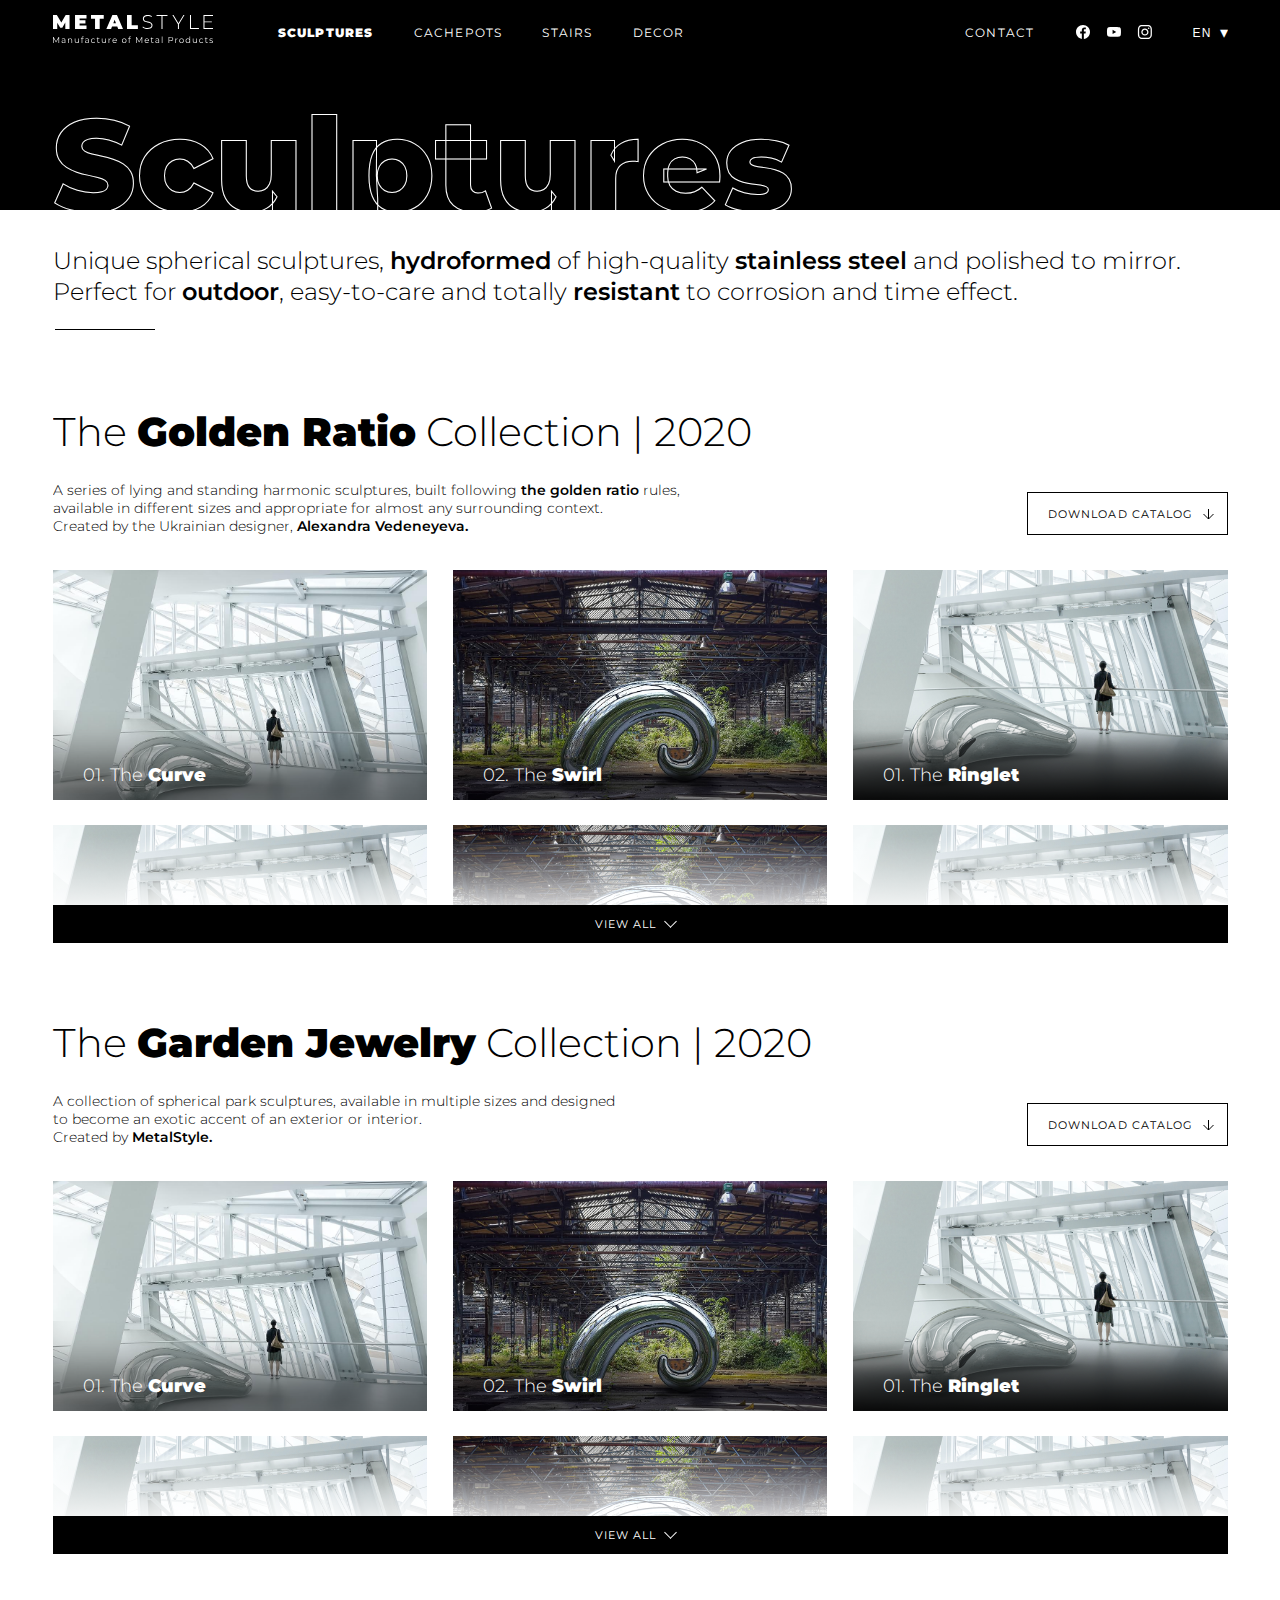
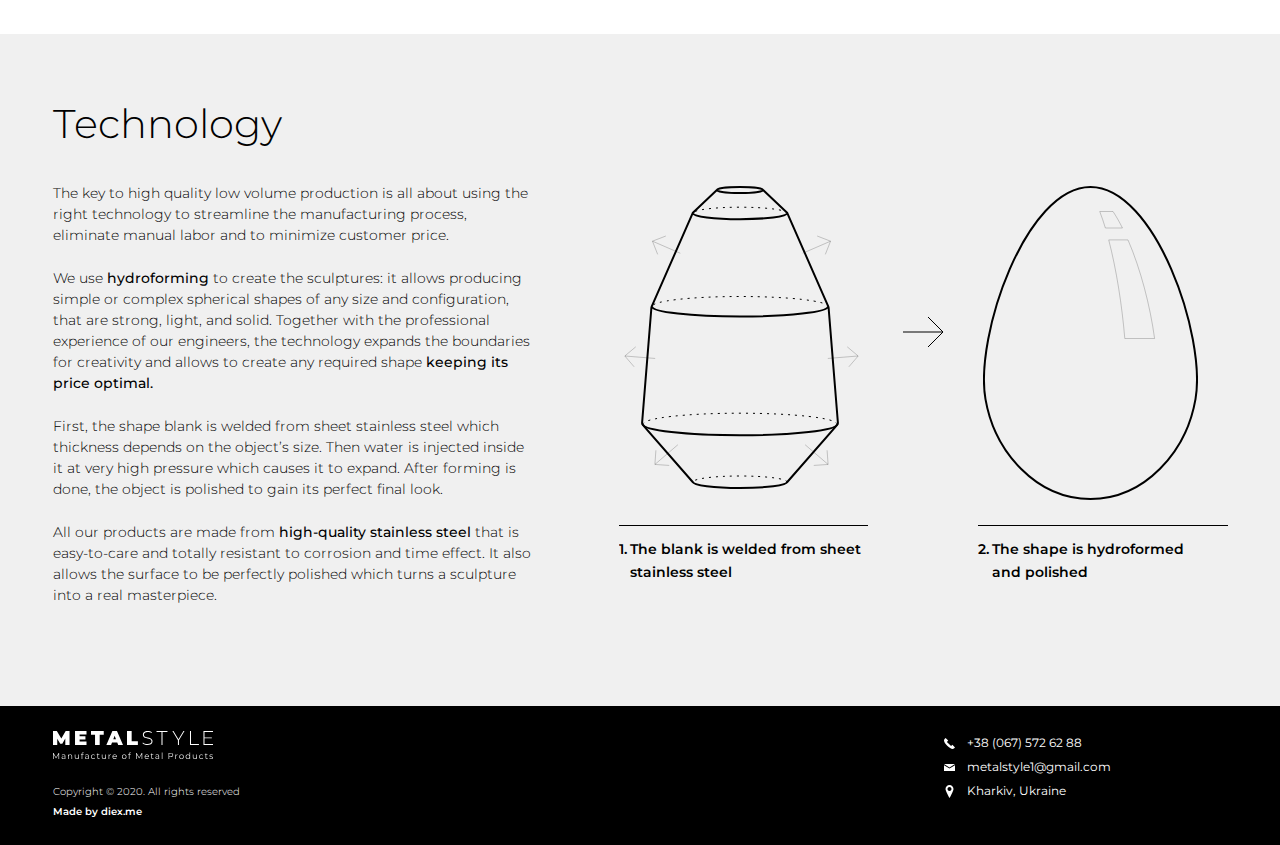
<file: sculptures.html>
<!DOCTYPE HTML>
<html lang="en">
<head>
    <meta charset="UTF-8">
    <meta http-equiv="X-UA-Compatible" content="IE=edge">
    <meta name="viewport" content="width=device-width, initial-scale=1">

    <title>Sculptures</title>

    <link rel="stylesheet" href="css/style.css">
    <link rel="stylesheet" href="css/magnific-popup.css">

    <link rel="stylesheet" type="text/css" href="slick/slick.css"/>
    <link rel="stylesheet" type="text/css" href="slick/slick-theme.css"/>

    <!-- <link rel="stylesheet" href="css/aos.css"> -->

    <link href="https://fonts.googleapis.com/css2?family=Montserrat:wght@300;400;500;600;800;900&display=swap" rel="stylesheet">

    <!-- [if lt IE 9]> <script src="//html5shiv.googlecode.com/ svn/trunk/html5.js"></script><![endif]-->
</head>  
<body>
<header class="header">
	<div class="container">
		<div class="header__top">
			<div class="block__left" data-aos="zoom-in-down">
				<a href="index.html" class="logo"><img src="images/logo.svg" alt=""></a>
				<nav class="navigation">
				 	<ul class="menu">
				 		<li class="menu__list-item">
				            <a class="menu__link paragraph__weight" href="sculptures.html">Sculptures</a>
				        </li>
				        <li class="menu__list-item">
				            <a class="menu__link" href="cachepots.html">Cachepots</a>
				        </li>
				        <li class="menu__list-item">
				            <a class="menu__link" href="stairs.html">Stairs</a>
				        </li>
				        <li class="menu__list-item">
				            <a class="menu__link" href="decor.html">Decor</a>
				        </li>
				 	</ul>
				</nav>
			</div>
			<div class="header__contact" data-aos="zoom-in-down">
				<p class="contact__item"><a href="contact.html" class="menu__link">contact</a></p>
				<div class="block__seti">
					<a href="#" class="block__seti-link"><img src="images/facebook.svg" alt=""></a>
					<a href="#" class="block__seti-link"><img src="images/youtube.svg" alt=""></a>
					<a href="#" class="block__seti-link"><img src="images/insta.svg" alt=""></a>
					<div class="select">
					    <select name="slct" class="slct">
					        <option hidden value="1">EN</option>
					        <option value="2">RU</option>
					        <option value="3">UK</option>
					    </select>
					</div>
				</div>
			</div>
             <!-- Кнопка для мобтльной навигации -->
	        <div id="menu__togle" class="menu__icon">
	            <div class="menu__icon-line" data-aos="zoom-in-down"></div>
	        </div>
               <!-- Мобильная навигация -->
            <div id="mobile__nav" class="mobile__nav">
                <ul class="mobile__nav-list">
                    <li class="mobile-nav__item"><a href="sculptures.html" class="mobile-nav__link paragraph__weight">Sculptures</a></li>
                    <li class="mobile-nav__item"><a href="cachepots.html" class="mobile-nav__link">Cachepots</a></li>
                    <li class="mobile-nav__item"><a href="stairs.html" class="mobile-nav__link">Stairs</a></li>
                    <li class="mobile-nav__item"><a href="decor.html" class="mobile-nav__link">Decor</a></li>
                </ul>
                <div class="mobile__header-contact">
				    <p class="mobile__contact-item"><a href="contact.html" class="mobile-nav__link">contact</a></p>
					<div class="mobile__block-seti">
						<div class="seti">
							<a href="#" class="block__seti-link"><img src="images/facebook.svg" alt=""></a>
							<a href="#" class="block__seti-link"><img src="images/youtube.svg" alt=""></a>
							<a href="#" class="block__seti-link"><img src="images/insta.svg" alt=""></a>
						</div>	
						<div class="select">
						    <select name="slct" class="slct">
						        <option hidden value="1">EN</option>
						        <option value="2">RU</option>
						        <option value="3">UK</option>
						    </select>
						</div>
					</div>
			    </div>
            </div>
		</div>
	</div>
</header> 
<div class="header__bottom">
     <div class="container">
		<h1 class="header__sculptures" data-aos="fade-down-right">Sculptures</h1>
    </div>
</div>
<div class="main__decor container">
	<p class="text__lorem" data-aos="fade-right" data-aos-duration="1000" data-aos-easing="ease-in-sine">Unique spherical sculptures, <span class="weight__text">hydroformed</span> of high-quality <span class="weight__text">stainless steel</span> and polished to mirror. Perfect for <span class="weight__text">outdoor</span>, easy-to-care and totally <span class="weight__text">resistant</span> to corrosion and time effect.</p>
	<div class="main__sculptures">
		<div class="block__top">
			<div class="spoler__description">
				<div class="spoler__text-left" data-aos="fade-up-right">
					<h2 class="spoler__paragraph">The <span class="paragraph__weight">Golden Ratio</span> Collection  |  2020</h2>
					<div class="spoler__text">A series of lying and standing harmonic sculptures, built following <span class="weight__text">the golden ratio</span> rules,<br>
                    available in different sizes and appropriate for almost any surrounding context.<br>
                    Created by the Ukrainian designer, <span class="weight__text">Alexandra Vedeneyeva.</span></div>
				</div>
				<div class="spoler__text-right">
					<p class="decor__down" data-aos="fade-up-left"><a class="link__down" href="#">Download catalog</a></p>
				</div>
			</div>

			<div class="example">
				<div class="spoler__catalog" data-aos="zoom-in">
		            <a href="#popup" class="spoler__gallery popup-link">
						<img src="images/01-1.jpg" alt="" class="spoler__foto-link">
                        <div class="spoler__gallery-info">
                            <h3 class="spoler__block-text">01. The <span class="paragraph__weight">Curve</span> <i class="i-arw-right"></i></h3>
                        </div>                      
				    </a>
				     <a href="#popup2" class="spoler__gallery popup-link">
						<img src="images/02-1.jpg" alt="" class="spoler__foto-link">
						<div class="spoler__gallery-info">
                            <h3 class="spoler__block-text">02. The <span class="paragraph__weight">Swirl</span> <i class="i-arw-right"></i></h3>
                        </div>
				    </a>
				    <a href="#popup3" class="spoler__gallery popup-link">
						<img src="images/curve.png" alt="" class="spoler__foto-link">
						<div class="spoler__gallery-info">
                            <h3 class="spoler__block-text">01. The <span class="paragraph__weight">Ringlet</span> <i class="i-arw-right"></i></h3>
                        </div>   
				    </a>
				    <a href="#popup4" class="spoler__gallery popup-link">
						<img src="images/curve.png" alt="" class="spoler__foto-link">
						<div class="spoler__gallery-info">
                            <h3 class="spoler__block-text">01. The <span class="paragraph__weight">Curve</span> <i class="i-arw-right"></i></h3>
                        </div>   
				    </a>
				    <a href="#popup5" class="spoler__gallery popup-link">
						<img src="images/swirl.png" alt="" class="spoler__foto-link">
					    <div class="spoler__gallery-info">
                            <h3 class="spoler__block-text">02. The <span class="paragraph__weight">Swirl</span> <i class="i-arw-right"></i></h3>
                        </div>
				    </a>
				    <a href="#popup6" class="spoler__gallery popup-link">
						<img src="images/curve.png" alt="" class="spoler__foto-link">
						<div class="spoler__gallery-info">
                            <h3 class="spoler__block-text">01. The <span class="paragraph__weight">Ringlet</span> <i class="i-arw-right"></i></h3>
                        </div> 
				    </a>
			    </div>
	        </div>
        </div>	
        <div class="mfp-hide popup" id="popup">
        	<div class="slider__block">
        		<div class="slider slider-sculpt">
        			<div class="slider__item"> 
        				<picture>     
			            	<img class="popup-img b-lazy" srcset="images/07-2.jpg" alt="My default image">
			            </picture>
        			</div>
        			<div class="slider__item"> 
        				<picture>      
			            	<img class="popup-img b-lazy" srcset="images/07-2.jpg" alt="My default image">
			            </picture>
        			</div>
        			<div class="slider__item"> 
        				<picture>       
			            	<img  class="popup-img b-lazy" srcset="images/07-2.jpg" alt="My default image">
			            </picture>
        			</div>
        		</div>
        		<div class="slider__text">
        			<div class="slider__text-top">
        				<h3 class="slide__top-paragraph">01. The <span class="paragraph__weight">Сurve</span></h3>
        				<p class="slide__top-podparagraph">Golden Ratio Collection</p>
        				<p class="text__down">A lying sculpture that has a fluid bend and a smooth  drop in diameter. A vague but proportional and harmonious shape, as if created by nature, would fit perfectly into a landscape.</p>
        				<p class="text__down">Download the catalog for more info.</p>
        			</div>
        			<div class="down__popup">
        				<p class="decor__down" data-aos="fade-up-left"><a class="     link__down" href="#">Download catalog</a></p>
                    </div>

        		</div>
        	</div>
        </div>
            <div class="mfp-hide popup" id="popup2">
        	<div class="slider__block">
        		<div class="slider slider-sculpt">
        			<div class="slider__item"> 
        				<picture>     
			            	<img class="popup-img b-lazy" srcset="images/01-1_2x.jpg" alt="My default image">
			            </picture>
        			</div>
        			<div class="slider__item"> 
        				<picture>      
			            	<img class="popup-img b-lazy" srcset="images/01-1_2x.jpg" alt="My default image">
			            </picture>
        			</div>
        			<div class="slider__item"> 
        				<picture>       
			            	<img  class="popup-img b-lazy" srcset="images/01-1_2x.jpg" alt="My default image">
			            </picture>
        			</div>
        		</div>
        		<div class="slider__text">
        			<div class="slider__text-top">
        				<h3 class="slide__top-paragraph">01. The <span class="paragraph__weight">Swirl</span></h3>
        				<p class="slide__top-podparagraph">Golden Ratio Collection</p>
        				<p class="text__down">A lying sculpture that has a fluid bend and a smooth  drop in diameter. A vague but proportional and harmonious shape, as if created by nature, would fit perfectly into a landscape.</p>
        				<p class="text__down">Download the catalog for more info.</p>
        			</div>
        			<div class="down__popup">
        				<p class="decor__down" data-aos="fade-up-left"><a class="     link__down" href="#">Download catalog</a></p>
                    </div>

        		</div>
        	</div>
        </div>
            <div class="mfp-hide popup" id="popup3">
        	<div class="slider__block">
        		<div class="slider slider-sculpt">
        			<div class="slider__item"> 
        				<picture>     
			            	<img class="popup-img b-lazy" srcset="images/01-1_2x.jpg" alt="My default image">
			            </picture>
        			</div>
        			<div class="slider__item"> 
        				<picture>      
			            	<img class="popup-img b-lazy" srcset="images/01-1_2x.jpg" alt="My default image">
			            </picture>
        			</div>
        			<div class="slider__item"> 
        				<picture>       
			            	<img  class="popup-img b-lazy" srcset="images/01-1_2x.jpg" alt="My default image">
			            </picture>
        			</div>
        		</div>
        		<div class="slider__text">
        			<div class="slider__text-top">
        				<h3 class="slide__top-paragraph">01. The <span class="paragraph__weight">Ringlet</span></h3>
        				<p class="slide__top-podparagraph">Golden Ratio Collection</p>
        				<p class="text__down">A lying sculpture that has a fluid bend and a smooth  drop in diameter. A vague but proportional and harmonious shape, as if created by nature, would fit perfectly into a landscape.</p>
        				<p class="text__down">Download the catalog for more info.</p>
        			</div>
        			<div class="down__popup">
        				<p class="decor__down" data-aos="fade-up-left"><a class="     link__down" href="#">Download catalog</a></p>
                    </div>

        		</div>
        	</div>
        </div>
            <div class="mfp-hide popup" id="popup4">
        	<div class="slider__block">
        	<div class="slider slider-sculpt">
        			<div class="slider__item"> 
        				<picture>     
			            	<img class="popup-img b-lazy" srcset="images/01-1_2x.jpg" alt="My default image">
			            </picture>
        			</div>
        			<div class="slider__item"> 
        				<picture>      
			            	<img class="popup-img b-lazy" srcset="images/01-1_2x.jpg" alt="My default image">
			            </picture>
        			</div>
        			<div class="slider__item"> 
        				<picture>       
			            	<img  class="popup-img b-lazy" srcset="images/01-1_2x.jpg" alt="My default image">
			            </picture>
        			</div>
        		</div>
        		<div class="slider__text">
        			<div class="slider__text-top">
        				<h3 class="slide__top-paragraph">01. The <span class="paragraph__weight">Сurve</span></h3>
        				<p class="slide__top-podparagraph">Golden Ratio Collection</p>
        				<p class="text__down">A lying sculpture that has a fluid bend and a smooth  drop in diameter. A vague but proportional and harmonious shape, as if created by nature, would fit perfectly into a landscape.</p>
        				<p class="text__down">Download the catalog for more info.</p>
        			</div>
        			<div class="down__popup">
        				<p class="decor__down" data-aos="fade-up-left"><a class="     link__down" href="#">Download catalog</a></p>
                    </div>

        		</div>
        	</div>
        </div>
            <div class="mfp-hide popup" id="popup5">
        	<div class="slider__block">
        		<div class="slider slider-sculpt">
        			<div class="slider__item"> 
        				<picture>     
			            	<img class="popup-img b-lazy" srcset="images/01-1_2x.jpg" alt="My default image">
			            </picture>
        			</div>
        			<div class="slider__item"> 
        				<picture>      
			            	<img class="popup-img b-lazy" srcset="images/01-1_2x.jpg" alt="My default image">
			            </picture>
        			</div>
        			<div class="slider__item"> 
        				<picture>       
			            	<img  class="popup-img b-lazy" srcset="images/01-1_2x.jpg" alt="My default image">
			            </picture>
        			</div>
        		</div>
        		<div class="slider__text">
        			<div class="slider__text-top">
        				<h3 class="slide__top-paragraph">01. The <span class="paragraph__weight">Swirl</span></h3>
        				<p class="slide__top-podparagraph">Golden Ratio Collection</p>
        				<p class="text__down">A lying sculpture that has a fluid bend and a smooth  drop in diameter. A vague but proportional and harmonious shape, as if created by nature, would fit perfectly into a landscape.</p>
        				<p class="text__down">Download the catalog for more info.</p>
        			</div>
        			<div class="down__popup">
        				<p class="decor__down" data-aos="fade-up-left"><a class="     link__down" href="#">Download catalog</a></p>
                    </div>

        		</div>
        	</div>
        </div>
            <div class="mfp-hide popup" id="popup6">
        	<div class="slider__block">
        		<div class="slider slider-sculpt">
        			<div class="slider__item"> 
        				<picture>     
			            	<img class="popup-img b-lazy" srcset="images/01-1_2x.jpg" alt="My default image">
			            </picture>
        			</div>
        			<div class="slider__item"> 
        				<picture>      
			            	<img class="popup-img b-lazy" srcset="images/01-1_2x.jpg" alt="My default image">
			            </picture>
        			</div>
        			<div class="slider__item"> 
        				<picture>       
			            	<img  class="popup-img b-lazy" srcset="images/01-1_2x.jpg" alt="My default image">
			            </picture>
        			</div>
        		</div>
        		<div class="slider__text">
        			<div class="slider__text-top">
        				<h3 class="slide__top-paragraph">01. The <span class="paragraph__weight">Ringlet</span></h3>
        				<p class="slide__top-podparagraph">Golden Ratio Collection</p>
        				<p class="text__down">A lying sculpture that has a fluid bend and a smooth  drop in diameter. A vague but proportional and harmonious shape, as if created by nature, would fit perfectly into a landscape.</p>
        				<p class="text__down">Download the catalog for more info.</p>
        			</div>
        			<div class="down__popup">
        				<p class="decor__down" data-aos="fade-up-left"><a class="     link__down" href="#">Download catalog</a></p>
                    </div>

        		</div>
        	</div>
        </div>
	</div>
    <div class="block__bottom">
			<div class="spoler__description">
				<div class="spoler__text-left" data-aos="fade-up-right">
					<h2 class="spoler__paragraph">The <span class="paragraph__weight">Garden Jewelry</span> Collection  |  2020</h2>
					<div class="spoler__text">A collection of spherical park sculptures, available in multiple sizes and designed <br>
                    to become an exotic accent of an exterior or interior.<br>
                    Created by <span class="weight__text">MetalStyle.</span></div>
				</div>
				<div class="spoler__text-right">
					<p class="decor__down" data-aos="fade-up-left"><a class="link__down" href="#">Download catalog</a></p>
				</div>
			</div>

			<div class="example">
				<div class="spoler__catalog" data-aos="zoom-in">
		           <a href="#popup-two" class="spoler__gallery popup-link">
                        <img src="images/01-1.jpg" alt="" class="spoler__foto-link">
                        <div class="spoler__gallery-info">
                            <h3 class="spoler__block-text">01. The <span class="paragraph__weight">Curve</span> <i class="i-arw-right"></i></h3>
                        </div>                      
                    </a>
                     <a href="#popup-two2" class="spoler__gallery popup-link">
                        <img src="images/02-1.jpg" alt="" class="spoler__foto-link">
                        <div class="spoler__gallery-info">
                            <h3 class="spoler__block-text">02. The <span class="paragraph__weight">Swirl</span> <i class="i-arw-right"></i></h3>
                        </div>
                    </a>
                    <a href="#popup-two3" class="spoler__gallery popup-link">
                        <img src="images/curve.png" alt="" class="spoler__foto-link">
                        <div class="spoler__gallery-info">
                            <h3 class="spoler__block-text">01. The <span class="paragraph__weight">Ringlet</span> <i class="i-arw-right"></i></h3>
                        </div>   
                    </a>
                    <a href="#popup-two4" class="spoler__gallery popup-link">
                        <img src="images/curve.png" alt="" class="spoler__foto-link">
                        <div class="spoler__gallery-info">
                            <h3 class="spoler__block-text">01. The <span class="paragraph__weight">Curve</span> <i class="i-arw-right"></i></h3>
                        </div>   
                    </a>
                    <a href="#popup-two5" class="spoler__gallery popup-link">
                        <img src="images/swirl.png" alt="" class="spoler__foto-link">
                        <div class="spoler__gallery-info">
                            <h3 class="spoler__block-text">02. The <span class="paragraph__weight">Swirl</span> <i class="i-arw-right"></i></h3>
                        </div>
                    </a>
                    <a href="#popup-two6" class="spoler__gallery popup-link">
                        <img src="images/curve.png" alt="" class="spoler__foto-link">
                        <div class="spoler__gallery-info">
                            <h3 class="spoler__block-text">01. The <span class="paragraph__weight">Ringlet</span> <i class="i-arw-right"></i></h3>
                        </div> 
                    </a>
			    </div>
	        </div>
    </div>
    <div class="mfp-hide popup" id="popup-two">
        	<div class="slider__block">
        	    <div class="slider slider-sculpt">
        			<div class="slider__item"> 
        				<picture>     
			            	<img class="popup-img b-lazy" srcset="images/01-1_2x.jpg" alt="My default image">
			            </picture>
        			</div>
        			<div class="slider__item"> 
        				<picture>      
			            	<img class="popup-img b-lazy" srcset="images/01-1_2x.jpg" alt="My default image">
			            </picture>
        			</div>
        			<div class="slider__item"> 
        				<picture>       
			            	<img  class="popup-img b-lazy" srcset="images/01-1_2x.jpg" alt="My default image">
			            </picture>
        			</div>
        		</div>
        		<div class="slider__text">
        			<div class="slider__text-top">
        				<h3 class="slide__top-paragraph">01. The <span class="paragraph__weight">Сurve</span></h3>
        				<p class="slide__top-podparagraph">Golden Ratio Collection</p>
        				<p class="text__down">A lying sculpture that has a fluid bend and a smooth  drop in diameter. A vague but proportional and harmonious shape, as if created by nature, would fit perfectly into a landscape.</p>
        				<p class="text__down">Download the catalog for more info.</p>
        			</div>
        			<div class="down__popup">
        				<p class="decor__down" data-aos="fade-up-left"><a class="     link__down" href="#">Download catalog</a></p>
                    </div>

        		</div>
        	</div>
    </div>
        <div class="mfp-hide popup" id="popup-two2">
        	<div class="slider__block">
        		<div class="slider slider-sculpt">
        			<div class="slider__item"> 
        				<picture>     
			            	<img class="popup-img b-lazy" srcset="images/01-1_2x.jpg" alt="My default image">
			            </picture>
        			</div>
        			<div class="slider__item"> 
        				<picture>      
			            	<img class="popup-img b-lazy" srcset="images/01-1_2x.jpg" alt="My default image">
			            </picture>
        			</div>
        			<div class="slider__item"> 
        				<picture>       
			            	<img  class="popup-img b-lazy" srcset="images/01-1_2x.jpg" alt="My default image">
			            </picture>
        			</div>
        		</div>
        		<div class="slider__text">
        			<div class="slider__text-top">
        				<h3 class="slide__top-paragraph">01. The <span class="paragraph__weight">Swirl</span></h3>
        				<p class="slide__top-podparagraph">Golden Ratio Collection</p>
        				<p class="text__down">A lying sculpture that has a fluid bend and a smooth  drop in diameter. A vague but proportional and harmonious shape, as if created by nature, would fit perfectly into a landscape.</p>
        				<p class="text__down">Download the catalog for more info.</p>
        			</div>
        			<div class="down__popup">
        				<p class="decor__down" data-aos="fade-up-left"><a class="     link__down" href="#">Download catalog</a></p>
                    </div>

        		</div>
        	</div>
    </div>
    <div class="mfp-hide popup" id="popup-two3">
        	<div class="slider__block">
        		<div class="slider slider-sculpt">
        			<div class="slider__item"> 
        				<picture>     
			            	<img class="popup-img b-lazy" srcset="images/01-1_2x.jpg" alt="My default image">
			            </picture>
        			</div>
        			<div class="slider__item"> 
        				<picture>      
			            	<img class="popup-img b-lazy" srcset="images/01-1_2x.jpg" alt="My default image">
			            </picture>
        			</div>
        			<div class="slider__item"> 
        				<picture>       
			            	<img  class="popup-img b-lazy" srcset="images/01-1_2x.jpg" alt="My default image">
			            </picture>
        			</div>
        		</div>
        		<div class="slider__text">
        			<div class="slider__text-top">
        				<h3 class="slide__top-paragraph">01. The <span class="paragraph__weight">Ringlet</span></h3>
        				<p class="slide__top-podparagraph">Golden Ratio Collection</p>
        				<p class="text__down">A lying sculpture that has a fluid bend and a smooth  drop in diameter. A vague but proportional and harmonious shape, as if created by nature, would fit perfectly into a landscape.</p>
        				<p class="text__down">Download the catalog for more info.</p>
        			</div>
        			<div class="down__popup">
        				<p class="decor__down" data-aos="fade-up-left"><a class="     link__down" href="#">Download catalog</a></p>
                    </div>

        		</div>
        	</div>
    </div>
        <div class="mfp-hide popup" id="popup-two4">
        	<div class="slider__block">
        		<div class="slider slider-sculpt">
        			<div class="slider__item"> 
        				<picture>     
			            	<img class="popup-img b-lazy" srcset="images/01-1_2x.jpg" alt="My default image">
			            </picture>
        			</div>
        			<div class="slider__item"> 
        				<picture>      
			            	<img class="popup-img b-lazy" srcset="images/01-1_2x.jpg" alt="My default image">
			            </picture>
        			</div>
        			<div class="slider__item"> 
        				<picture>       
			            	<img  class="popup-img b-lazy" srcset="images/01-1_2x.jpg" alt="My default image">
			            </picture>
        			</div>
        		</div>
        		<div class="slider__text">
        			<div class="slider__text-top">
        				<h3 class="slide__top-paragraph">01. The <span class="paragraph__weight">Сurve</span></h3>
        				<p class="slide__top-podparagraph">Golden Ratio Collection</p>
        				<p class="text__down">A lying sculpture that has a fluid bend and a smooth  drop in diameter. A vague but proportional and harmonious shape, as if created by nature, would fit perfectly into a landscape.</p>
        				<p class="text__down">Download the catalog for more info.</p>
        			</div>
        			<div class="down__popup">
        				<p class="decor__down" data-aos="fade-up-left"><a class="     link__down" href="#">Download catalog</a></p>
                    </div>

        		</div>
        	</div>
    </div>
        <div class="mfp-hide popup" id="popup-two5">
        	<div class="slider__block">
        	<div class="slider slider-sculpt">
        			<div class="slider__item"> 
        				<picture>     
			            	<img class="popup-img b-lazy" srcset="images/01-1_2x.jpg" alt="My default image">
			            </picture>
        			</div>
        			<div class="slider__item"> 
        				<picture>      
			            	<img class="popup-img b-lazy" srcset="images/01-1_2x.jpg" alt="My default image">
			            </picture>
        			</div>
        			<div class="slider__item"> 
        				<picture>       
			            	<img  class="popup-img b-lazy" srcset="images/01-1_2x.jpg" alt="My default image">
			            </picture>
        			</div>
        		</div>
        		<div class="slider__text">
        			<div class="slider__text-top">
        				<h3 class="slide__top-paragraph">01. The <span class="paragraph__weight">Swirl</span></h3>
        				<p class="slide__top-podparagraph">Golden Ratio Collection</p>
        				<p class="text__down">A lying sculpture that has a fluid bend and a smooth  drop in diameter. A vague but proportional and harmonious shape, as if created by nature, would fit perfectly into a landscape.</p>
        				<p class="text__down">Download the catalog for more info.</p>
        			</div>
        			<div class="down__popup">
        				<p class="decor__down" data-aos="fade-up-left"><a class="     link__down" href="#">Download catalog</a></p>
                    </div>

        		</div>
        	</div>
    </div>
        <div class="mfp-hide popup" id="popup-two6">
        	<div class="slider__block">
        		<div class="slider slider-sculpt">
        			<div class="slider__item"> 
        				<picture>     
			            	<img class="popup-img b-lazy" srcset="images/01-1_2x.jpg" alt="My default image">
			            </picture>
        			</div>
        			<div class="slider__item"> 
        				<picture>      
			            	<img class="popup-img b-lazy" srcset="images/01-1_2x.jpg" alt="My default image">
			            </picture>
        			</div>
        			<div class="slider__item"> 
        				<picture>       
			            	<img  class="popup-img b-lazy" srcset="images/01-1_2x.jpg" alt="My default image">
			            </picture>
        			</div>
        		</div>
        		<div class="slider__text">
        			<div class="slider__text-top">
        				<h3 class="slide__top-paragraph">01. The <span class="paragraph__weight">Ringlet</span></h3>
        				<p class="slide__top-podparagraph">Golden Ratio Collection</p>
        				<p class="text__down">A lying sculpture that has a fluid bend and a smooth  drop in diameter. A vague but proportional and harmonious shape, as if created by nature, would fit perfectly into a landscape.</p>
        				<p class="text__down">Download the catalog for more info.</p>
        			</div>
        			<div class="down__popup">
        				<p class="decor__down" data-aos="fade-up-left"><a class="     link__down" href="#">Download catalog</a></p>
                    </div>

        		</div>
        	</div>
    </div>
</div>
<div class="technology">
	<div class="container">
		<div class="technology__block">
			<div class="technology__block-text" data-aos="fade-right">
				<h2 class="technology__paragraph" data-aos="fade-down">Technology</h2>
				<p class="technology__text">The key to high quality low volume production is all about using 
                the right technology to streamline the manufacturing process, eliminate manual labor and to minimize customer price.</p>
				<p class="technology__text">We use <span class="weight-five">hydroforming</span> to create the sculptures: it allows producing simple or complex spherical shapes of any size and configuration, that are strong, light, and solid. Together with the professional experience of our engineers, the technology expands 
                the boundaries for creativity and allows to create any required 
                shape <span class="weight-five">keeping its price optimal.</span></p>
				<p class="technology__text">First, the shape blank is welded from sheet stainless steel which thickness depends on the object’s size. Then water is injected inside it at very high pressure which causes it to expand. After forming 
                is done, the object is polished to gain its perfect final look.</p>
				<p class="technology__text">All our products are made from <span class="weight-five">high-quality stainless steel</span> that is easy-to-care and totally resistant to corrosion and time effect. 
                It also allows the surface to be perfectly polished which turns 
                a sculpture into a real masterpiece.</p>
			</div>
			<div class="technology__block-eggs" data-aos="flip-up">
				<div class="egg__left">
					<picture>    
		            	<source srcset="images/egg-left-mobile.svg" media="(max-width: 685px)">    
		            	<source srcset="images/egg-left.svg">    
		            	<img class="egg__left-foto" srcset="images/egg-left.svg" alt="My default image">
		            </picture>
                    <div class="egg__text-block">
	                    <p class="one">1.</p>
						<p class="egg__left-text">The blank is welded from sheet stainless steel</p>
                    </div>
				</div>
				<div class="arrow__egg"> 
					<picture>    
		            	<source class="arrow__eggs" srcset="images/arrow-egg-mobile.svg" media="(max-width: 685px)">    
		            	<source class="arrow__eggs" srcset="images/arrow-egg.svg">    
		            	<img class="arrow__eggs" srcset="images/arrow-egg.svg" alt="My default image">
		            </picture>
				</div>
				<div class="egg__right">
					<picture>    
		            	<source srcset="images/egg-right-mobile.svg" media="(max-width: 685px)">    
		            	<source srcset="images/egg-right.svg">    
		            	<img class="egg__right-foto" srcset="images/egg-right.svg" alt="My default image">
		            </picture>
					 <div class="egg__text-block">
	                    <p class="one">2.</p>
						<p class="egg__right-text">The shape is hydroformed <br> and polished</p>
                    </div>
				</div>
			</div>
		</div>
	</div>
</div>
<footer class="footer">
	<div class="container">
		<div class="block__footer">
			<a href="index.html" class="logo"><img src="images/logo.svg" alt=""></a>
			<ul class="spisok">
				<li class="spisok__item phone"><a class="phone__footer-link" href="tel:+38 (067) 572 62 88">+38 (067) 572 62 88</a></li>
				<li class="spisok__item gmail"><a href="#">metalstyle1@gmail.com</a></li>
				<li class="spisok__item marker">Kharkiv, Ukraine</li>
			</ul>
			<p class="copy">Copyright © 2020. All rights reserved</p>
			<a href="diex.me" class="made">Made by diex.me</a>
		</div>
	</div>
</footer>
	



<script src="js/jquery.min.js"></script>
<script src="slick/slick.min.js"></script>
<script src="js/jquery.morecontent.js"></script>
<script src="js/jquery.magnific-popup.min.js"></script>
<script src="js/main.js"></script>

</body>
</html>
</file>
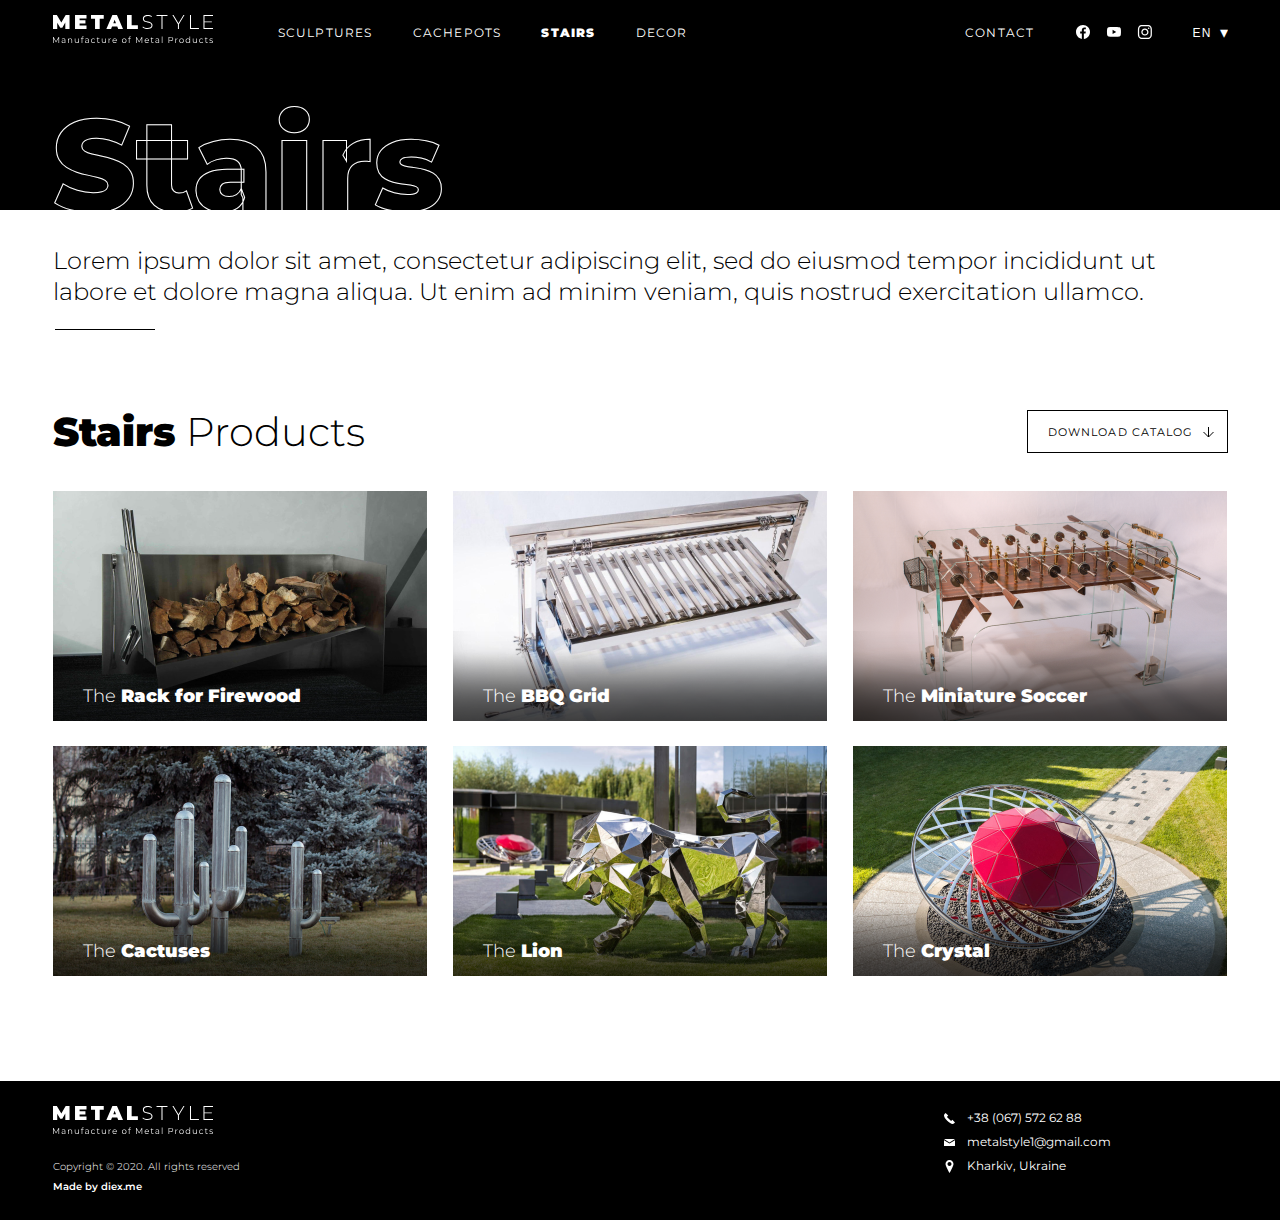
<file: stairs.html>
<!DOCTYPE HTML>
<html lang="en">
<head>
    <meta charset="UTF-8">
    <meta http-equiv="X-UA-Compatible" content="IE=edge">
    <meta name="viewport" content="width=device-width, initial-scale=1">

    <title>Stairs</title>

    <link rel="stylesheet" href="css/style.css">
    <link rel="stylesheet" href="css/magnific-popup.css">

    <link rel="stylesheet" type="text/css" href="slick/slick.css"/>
    <link rel="stylesheet" type="text/css" href="slick/slick-theme.css"/>

    <!-- <link rel="stylesheet" href="css/aos.css"> -->

    <link href="https://fonts.googleapis.com/css2?family=Montserrat:wght@300;400;600;800;900&display=swap" rel="stylesheet">

    <!-- [if lt IE 9]> <script src="//html5shiv.googlecode.com/ svn/trunk/html5.js"></script><![endif]-->
</head>
<body>

<header class="header">
	<div class="container">
		<div class="header__top">
			<div class="block__left" data-aos="zoom-in-down">
				<a href="index.html" class="logo"><img src="images/logo.svg" alt=""></a>
				<nav class="navigation">
				 	<ul class="menu">
				 		<li class="menu__list-item">
				            <a class="menu__link" href="sculptures.html">Sculptures</a>
				        </li>
				        <li class="menu__list-item">
				            <a class="menu__link" href="cachepots.html">Cachepots</a>
				        </li>
				        <li class="menu__list-item">
				            <a class="menu__link paragraph__weight" href="stairs.html">Stairs</a>
				        </li>
				        <li class="menu__list-item">
				            <a class="menu__link" href="decor.html">Decor</a>
				        </li>
				 	</ul>
				</nav>
			</div>
			<div class="header__contact" data-aos="zoom-in-down">
				<p class="contact__item"><a href="contact.html" class="menu__link">contact</a></p>
				<div class="block__seti">
					<a href="#" class="block__seti-link"><img src="images/facebook.svg" alt=""></a>
					<a href="#" class="block__seti-link"><img src="images/youtube.svg" alt=""></a>
					<a href="#" class="block__seti-link"><img src="images/insta.svg" alt=""></a>
					<div class="select">
					    <select name="slct" class="slct">
					        <option hidden value="1">EN</option>
					        <option value="2">RU</option>
					        <option value="3">UK</option>
					    </select>
					</div>
				</div>
			</div>
             <!-- Кнопка для мобтльной навигации -->
	        <div id="menu__togle" class="menu__icon">
	            <div class="menu__icon-line" data-aos="zoom-in-down"></div>
	        </div>
               <!-- Мобильная навигация -->
            <div id="mobile__nav" class="mobile__nav">
                <ul class="mobile__nav-list">
                    <li class="mobile-nav__item"><a href="sculptures.html" class="mobile-nav__link">Sculptures</a></li>
                    <li class="mobile-nav__item"><a href="cachepots.html" class="mobile-nav__link">Cachepots</a></li>
                    <li class="mobile-nav__item"><a href="stairs.html" class="mobile-nav__link paragraph__weight">Stairs</a></li>
                    <li class="mobile-nav__item"><a href="decor.html" class="mobile-nav__link">Decor</a></li>
                </ul>
                <div class="mobile__header-contact">
				    <p class="mobile__contact-item"><a href="contact.html" class="mobile-nav__link">contact</a></p>
					<div class="mobile__block-seti">
						<div class="seti">
							<a href="#" class="block__seti-link"><img src="images/facebook.svg" alt=""></a>
							<a href="#" class="block__seti-link"><img src="images/youtube.svg" alt=""></a>
							<a href="#" class="block__seti-link"><img src="images/insta.svg" alt=""></a>
						</div>	
						<div class="select">
						    <select name="slct" class="slct">
						        <option hidden value="1">EN</option>
						        <option value="2">RU</option>
						        <option value="3">UK</option>
						    </select>
						</div>
					</div>
			    </div>
            </div>
		</div>
	</div>
</header>
<div class="header__bottom">
	<div class="container">
		<h1 class="header__sculptures" data-aos="fade-down-right">Stairs</h1>
	</div>
</div>
<div class="main__decor container">
	<p class="text__lorem" data-aos="fade-right" data-aos-duration="1000" data-aos-easing="ease-in-sine">Lorem ipsum dolor sit amet, consectetur adipiscing elit, sed do eiusmod tempor incididunt ut labore et dolore magna aliqua. Ut enim ad minim veniam, quis nostrud exercitation ullamco.</p>
	<div class="decor__products">
		<div class="decor__text-top">
			<h2 class="paragraph__main" data-aos="zoom-in"><span class="paragraph__weight">Stairs</span> Products</h2>
			<p class="decor__down" data-aos="fade-up-left"><a class="link__down" href="#">Download catalog</a></p>
		</div>	
		<div class="decor__gallery"> 
                <a href="#popup-stairs" class="decor__gallery-link popup-link" data-aos="zoom-out-up">
                    <img src="images/firefood.png" alt="" class="decor__gallery-foto">
                    <div class="spoler__gallery-info">
                        <p class="decor__gallery-text">The <span class="paragraph__weight">Rack for Firewood</span> <i class="i-arw-right"></i></p>
                    </div> 
                </a>
                <a href="#popup-stairs2" class="decor__gallery-link popup-link" data-aos="zoom-out-up">
                    <img src="images/bbq.png" alt="" class="decor__gallery-foto">
                     <div class="spoler__gallery-info">
                        <p class="decor__gallery-text">The <span class="paragraph__weight">BBQ Grid</span> <i class="i-arw-right"></i></p>
                    </div> 
                </a>
                <a href="#popup-stairs3" class="decor__gallery-link popup-link" data-aos="zoom-out-up">
                    <img src="images/soccer.png" alt="" class="decor__gallery-foto">
                     <div class="spoler__gallery-info">
                        <p class="decor__gallery-text">The <span class="paragraph__weight">Miniature Soccer</span> <i class="i-arw-right"></i></p>
                    </div> 
                </a>
                <a href="#popup-stairs4" class="decor__gallery-link popup-link" data-aos="zoom-out-up">
                    <img src="images/cactuses.png" alt="" class="decor__gallery-foto">
                     <div class="spoler__gallery-info">
                        <p class="decor__gallery-text">The <span class="paragraph__weight">Cactuses</span> <i class="i-arw-right"></i></p>
                    </div> 
                </a>
                <a href="#popup-stairs5" class="decor__gallery-link popup-link" data-aos="zoom-out-up">
                    <img src="images/lion.png" alt="" class="decor__gallery-foto">
                     <div class="spoler__gallery-info">
                        <p class="decor__gallery-text">The <span class="paragraph__weight">Lion</span> <i class="i-arw-right"></i></p>
                    </div> 
                </a>
                <a href="#popup-stairs6" class="decor__gallery-link popup-link" data-aos="zoom-out-up">
                    <img src="images/crystal.png" alt="" class="decor__gallery-foto">
                     <div class="spoler__gallery-info">
                        <p class="decor__gallery-text">The <span class="paragraph__weight">Crystal</span> <i class="i-arw-right"></i></p>
                    </div> 
                </a>
        </div>
		 <div class="mfp-hide popup" id="popup-stairs">
        	<div class="slider__block">
        	<div class="slider slider-sculpt">
        			<div class="slider__item"> 
        				<picture>     
			            	<img class="popup-img" srcset="images/01-1_2x.jpg" alt="My default image">
			            </picture>
        			</div>
        			<div class="slider__item"> 
        				<picture>      
			            	<img class="popup-img" srcset="images/01-1_2x.jpg" alt="My default image">
			            </picture>
        			</div>
        			<div class="slider__item"> 
        				<picture>       
			            	<img  class="popup-img" srcset="images/01-1_2x.jpg" alt="My default image">
			            </picture>
        			</div>
        		</div>
        		<div class="slider__text">
        			<div class="slider__text-top">
        				<h3 class="slide__top-paragraph">01. The <span class="paragraph__weight">Ringlet</span></h3>
        				<p class="slide__top-podparagraph">Golden Ratio Collection</p>
        				<p class="text__down">A lying sculpture that has a fluid bend and a smooth  drop in diameter. A vague but proportional and harmonious shape, as if created by nature, would fit perfectly into a landscape.</p>
        				<p class="text__down">Download the catalog for more info.</p>
        			</div>
        			<div class="down__popup">
        				<p class="decor__down" data-aos="fade-up-left"><a class="     link__down" href="#">Download catalog</a></p>
                    </div>

        		</div>
        	</div>
    </div>
     <div class="mfp-hide popup" id="popup-stairs2">
        	<div class="slider__block">
        	<div class="slider slider-sculpt">
        			<div class="slider__item"> 
        				<picture>     
			            	<img class="popup-img" srcset="images/01-1_2x.jpg" alt="My default image">
			            </picture>
        			</div>
        			<div class="slider__item"> 
        				<picture>      
			            	<img class="popup-img" srcset="images/01-1_2x.jpg" alt="My default image">
			            </picture>
        			</div>
        			<div class="slider__item"> 
        				<picture>       
			            	<img  class="popup-img" srcset="images/01-1_2x.jpg" alt="My default image">
			            </picture>
        			</div>
        		</div>
        		<div class="slider__text">
        			<div class="slider__text-top">
        				<h3 class="slide__top-paragraph">01. The <span class="paragraph__weight">Ringlet</span></h3>
        				<p class="slide__top-podparagraph">Golden Ratio Collection</p>
        				<p class="text__down">A lying sculpture that has a fluid bend and a smooth  drop in diameter. A vague but proportional and harmonious shape, as if created by nature, would fit perfectly into a landscape.</p>
        				<p class="text__down">Download the catalog for more info.</p>
        			</div>
        			<div class="down__popup">
        				<p class="decor__down" data-aos="fade-up-left"><a class="     link__down" href="#">Download catalog</a></p>
                    </div>

        		</div>
        	</div>
    </div>
     <div class="mfp-hide popup" id="popup-stairs3">
        	<div class="slider__block">
        	<div class="slider slider-sculpt">
        			<div class="slider__item"> 
        				<picture>     
			            	<img class="popup-img" srcset="images/01-1_2x.jpg" alt="My default image">
			            </picture>
        			</div>
        			<div class="slider__item"> 
        				<picture>      
			            	<img class="popup-img" srcset="images/01-1_2x.jpg" alt="My default image">
			            </picture>
        			</div>
        			<div class="slider__item"> 
        				<picture>       
			            	<img  class="popup-img" srcset="images/01-1_2x.jpg" alt="My default image">
			            </picture>
        			</div>
        		</div>
        		<div class="slider__text">
        			<div class="slider__text-top">
        				<h3 class="slide__top-paragraph">01. The <span class="paragraph__weight">Ringlet</span></h3>
        				<p class="slide__top-podparagraph">Golden Ratio Collection</p>
        				<p class="text__down">A lying sculpture that has a fluid bend and a smooth  drop in diameter. A vague but proportional and harmonious shape, as if created by nature, would fit perfectly into a landscape.</p>
        				<p class="text__down">Download the catalog for more info.</p>
        			</div>
        			<div class="down__popup">
        				<p class="decor__down" data-aos="fade-up-left"><a class="     link__down" href="#">Download catalog</a></p>
                    </div>

        		</div>
        	</div>
    </div>
     <div class="mfp-hide popup" id="popup-stairs4">
        	<div class="slider__block">
        		<div class="slider slider-sculpt">
        			<div class="slider__item"> 
        				<picture>     
			            	<img class="popup-img" srcset="images/01-1_2x.jpg" alt="My default image">
			            </picture>
        			</div>
        			<div class="slider__item"> 
        				<picture>      
			            	<img class="popup-img" srcset="images/01-1_2x.jpg" alt="My default image">
			            </picture>
        			</div>
        			<div class="slider__item"> 
        				<picture>       
			            	<img  class="popup-img" srcset="images/01-1_2x.jpg" alt="My default image">
			            </picture>
        			</div>
        		</div>
        		<div class="slider__text">
        			<div class="slider__text-top">
        				<h3 class="slide__top-paragraph">01. The <span class="paragraph__weight">Ringlet</span></h3>
        				<p class="slide__top-podparagraph">Golden Ratio Collection</p>
        				<p class="text__down">A lying sculpture that has a fluid bend and a smooth  drop in diameter. A vague but proportional and harmonious shape, as if created by nature, would fit perfectly into a landscape.</p>
        				<p class="text__down">Download the catalog for more info.</p>
        			</div>
        			<div class="down__popup">
        				<p class="decor__down" data-aos="fade-up-left"><a class="     link__down" href="#">Download catalog</a></p>
                    </div>

        		</div>
        	</div>
    </div>
     <div class="mfp-hide popup" id="popup-stairs5">
        	<div class="slider__block">
        		<div class="slider slider-sculpt">
        			<div class="slider__item"> 
        				<picture>     
			            	<img class="popup-img" srcset="images/01-1_2x.jpg" alt="My default image">
			            </picture>
        			</div>
        			<div class="slider__item"> 
        				<picture>      
			            	<img class="popup-img" srcset="images/01-1_2x.jpg" alt="My default image">
			            </picture>
        			</div>
        			<div class="slider__item"> 
        				<picture>       
			            	<img  class="popup-img" srcset="images/01-1_2x.jpg" alt="My default image">
			            </picture>
        			</div>
        		</div>
        		<div class="slider__text">
        			<div class="slider__text-top">
        				<h3 class="slide__top-paragraph">01. The <span class="paragraph__weight">Ringlet</span></h3>
        				<p class="slide__top-podparagraph">Golden Ratio Collection</p>
        				<p class="text__down">A lying sculpture that has a fluid bend and a smooth  drop in diameter. A vague but proportional and harmonious shape, as if created by nature, would fit perfectly into a landscape.</p>
        				<p class="text__down">Download the catalog for more info.</p>
        			</div>
        			<div class="down__popup">
        				<p class="decor__down" data-aos="fade-up-left"><a class="     link__down" href="#">Download catalog</a></p>
                    </div>

        		</div>
        	</div>
    </div>
     <div class="mfp-hide popup" id="popup-stairs6">
        	<div class="slider__block">
        		<div class="slider slider-sculpt">
        			<div class="slider__item"> 
        				<picture>     
			            	<img class="popup-img" srcset="images/01-1_2x.jpg" alt="My default image">
			            </picture>
        			</div>
        			<div class="slider__item"> 
        				<picture>      
			            	<img class="popup-img" srcset="images/01-1_2x.jpg" alt="My default image">
			            </picture>
        			</div>
        			<div class="slider__item"> 
        				<picture>       
			            	<img  class="popup-img" srcset="images/01-1_2x.jpg" alt="My default image">
			            </picture>
        			</div>
        		</div>
        		<div class="slider__text">
        			<div class="slider__text-top">
        				<h3 class="slide__top-paragraph">01. The <span class="paragraph__weight">Ringlet</span></h3>
        				<p class="slide__top-podparagraph">Golden Ratio Collection</p>
        				<p class="text__down">A lying sculpture that has a fluid bend and a smooth  drop in diameter. A vague but proportional and harmonious shape, as if created by nature, would fit perfectly into a landscape.</p>
        				<p class="text__down">Download the catalog for more info.</p>
        			</div>
        			<div class="down__popup">
        				<p class="decor__down" data-aos="fade-up-left"><a class="     link__down" href="#">Download catalog</a></p>
                    </div>

        		</div>
        	</div>
    </div>
	</div>
</div>
<footer class="footer">
	<div class="container">
		<div class="block__footer">
			<a href="index.html" class="logo"><img src="images/logo.svg" alt=""></a>
			<ul class="spisok">
				<li class="spisok__item phone"><a class="phone__footer-link" href="tel:+38 (067) 572 62 88">+38 (067) 572 62 88</a></li>
				<li class="spisok__item gmail"><a href="#">metalstyle1@gmail.com</a></li>
				<li class="spisok__item marker">Kharkiv, Ukraine</li>
			</ul>
			<p class="copy">Copyright © 2020. All rights reserved</p>
			<a href="diex.me" class="made">Made by diex.me</a>
		</div>
	</div>
</footer>
	



<script src="js/jquery.min.js"></script>
<script src="js/jquery.magnific-popup.min.js"></script>
<script src="slick/slick.min.js"></script>

<script src="js/main.js"></script>
<script>
    //////////////////////////////////////////
    
    var slick = $('.slider').slick({
      infinite: true,
      arrows: true,
      dots: false,
      autoplay: true,
      autoplaySpeed: 3000,
      speed: 700
    });
    

    
    //////////////////////////////////////////

    $('.popup-link').magnificPopup();

   $('.decor__gallery-link').click(function() {
      slick.slick('refresh');
   });
</script>
</body>
</html>
</file>
<file: css/style.css>
/* --------------- reset.css --------------- */
html, body, div, span, h1, h2, h3, h4, h5, h6, p, em, img, strong, sub, sup, b, u, i,  dl, dt, dd, ol, ul, li, fieldset, form, label, table, tbody, tfoot, thead, tr, th, td, article, aside, canvas, details, figcaption, figure, footer, header, hgroup, menu, nav, section, summary, time, mark, audio, video {
	margin: 0;
	padding: 0;
	border: 0;
	outline: 0;                               /* обнуляем отступы и убираем бордюры */
	vertical-align: baseline;          /* приводим все к одной базовой линии */
	background: transparent;      /* чтобы не проскакивали левые фоны, установленные по умолчанию */
	font-size: 100%;                     /* размер шрифта всем одинаковый */
}
a {                                      	     /* ссылка не в общем списке чтобы не сбрасывать outline по умолчанию */
	margin:0;
	padding:0;
	font-size:100%;
	vertical-align:baseline;
	background:transparent;
	outline:none;
}
table {						/* устраняем отступы между ячейками таблицы */
	border-collapse: collapse; 
	border-spacing: 0;
}
td, td img {
	vertical-align: top;			/* возвращаем привычное вертикальное выравнивание */
} 
input, select, button, textarea {
	margin: 0; 				/* убираем отступы по умолчанию для элементов форм (в частности для checkbox и radio) */
	font-size: 100%; 			/* делаем размер шрифтов везде одинаковым */
	outline: none;
}
input[type="password"], textarea {
	padding: 0; 				/* убираем внутренние отступы для текстовых полей */
}
input[type="checkbox"] { 		/* вертикальное выравнивание чекбоксов и радиобатонов относительно меток */
	vertical-align: bottom;
}
input[type="radio"] {
	vertical-align: text-bottom;
}
sub {
	vertical-align: sub;
	font-size: smaller;
}
sup {
	vertical-align: super;
	font-size: smaller;
}
article, aside, details, figcaption, figure, footer, header, hgroup, menu, nav, section {
	display:block;
}
nav ul {
	 list-style:none;
}
/* --------------- /reset.css --------------- */

/* --------------- базовые настройки ---------*/
html {
	min-height:100%; /* всегда показываем вертикальную полосу прокрутки  */
}
body {
	color: #000;
	text-align: left;
	font-size: 1em; /* используем безопасные шрифтовые CSS стеки */
	min-height:100%;
	font-family: 'Montserrat', sans-serif;
	font-weight: 400;
	-webkit-text-size-adjust: 100%;
}
a, a:visited { /* порядок правил для ссылок имеет значение */
	color: #fff;
	text-decoration: none;
}
a:hover {
	color: #fff;
	text-decoration:none;
}
a:focus, a:active {
	color: #fff;
	text-decoration: none;
}
h1, h2, h3, h4, h5, h6{
	font-weight:normal;
}
img{

	max-width:100%;
}
.clr{
	clear:both;
}
.clearfix:after {
    clear: both;
    content: "";
    display: table;
}
/* --------------- /базовые настройки ---------*/

.header {
	background-color: #000;
	width: 100%;
	position: fixed;
	z-index: 9999;
}

.container {
	overflow: hidden;
	max-width: 1410px;
	margin: 0 auto;
	padding: 0 15px;
}

.header__top {
	padding: 15px 0 13px 0;
	display: flex;
	align-items: center;
	justify-content: space-between;
}

.block__left {
	display: flex;
	align-items: center;
	z-index: 2;
}

.logo {
	margin-right: 160px;
}


.navigation {
	overflow: hidden;
	margin-left: -100px;
}

.menu {
	display: flex;
	padding-left: 5px;
}

.menu__list-item {
	margin-right: 40px;
}

.menu__list-item:last-child {
	margin-right: 0px;
}

.menu__link {
	text-decoration: none;
	text-transform: uppercase;
	font-size: 0.75em;
	letter-spacing: 0.1em;
}

.menu__link:hover {
	text-decoration: none;
}

.header__contact {
	display: flex;
	align-items: center;
}

.contact__item {
	margin-right: 40px;
}


.block__seti {
	display: flex;
	align-items: center;
	margin-top: 4px;
}

.block__seti-link {
	margin-right: 15px;
}

.block__seti-link:hover {
	transform: scale(1.3);
}


select {
  border: 0 !important;
  background: #000;
  background-image: none;
}

select::-ms-expand {
  display: none;
}

.select {
  position: relative;
  display: flex;
  width: 35px;
  line-height: 3;
 
  overflow: hidden;
  margin-top: -2px;
  margin-left: 25px;
}

select {
  -webkit-appearance: none;
  -moz-appearance: none;
  appearance: none;
  border: none;
	border: 0 !important;
  
}

select {
  flex: 1;
  color: #fff;
  font-size: 0.75em;
  letter-spacing: 0.1em;
  cursor: pointer;
}

.slct option {
	border: 0; 
	outline: 0;
	cursor: pointer;
	background-color: #000;
}



.select::after {
  content: '▾';
  position: absolute;
  top:-17px;
  right: 0;
  color: #fff;
  cursor: pointer;
  pointer-events: none;
  -webkit-transition: .3s all ease;
  -o-transition: .3s all ease;
  transition: .3s all ease;
}

.select:hover::after {
  color: #fff;
}

/* --------------- Mobile navigation button ----------- */

.menu__icon {
    z-index: 19;
    position: relative;
    display: none;
	width: 16px;
    height: 20px;
    cursor: pointer;
    position: absolute;
    right: 15px;
    top: 30px;
}

.menu__icon-line {
	position: relative;
	width: 16px;
	height: 1px;
	background-color: #fff;
}

.menu__icon-line::before {
	position: absolute;
	left: 0;
	top: -5px;
	content: '';
	width: 16px;
	height: 1px;
	background-color: #fff;
	transition: transform 0.2s ease-in, top 0.2s linear 0.2s;
}

.menu__icon-line::after {
	position: absolute;
	left: 0;
	top: 5px;
	content: '';
	width: 16px;
	height: 1px;
	background-color: #fff;
	transition: transform 0.2s ease-in, top 0.2s linear 0.2s;
}

.menu__icon.menu-icon-active .menu__icon-line {
	background-color: transparent;
}

.menu__icon.menu-icon-active .menu__icon-line::before {
	transform: rotate(45deg);
	top: 0;
	transition: top 0.2s linear, transform 0.2s ease-in 0.2s;
}

.menu__icon.menu-icon-active .menu__icon-line::after {
	transform: rotate(-45deg);
	top: 0;
	transition: top 0.2s linear, transform 0.2s ease-in 0.2s;
}

/* ----------------- Мобильная навигация ----------------- */
.mobile__nav {
    z-index: 99999;
    display:block;
    position: absolute;
    position: fixed;
    width: 100%;
    padding: 20px 0 20px 15px;
    background: rgba(0, 0, 0, 0.85);
    -webkit-transition: 0.4s ease-in;
    -o-transition: 0.4s ease-in;
    transition: 0.4s ease-in;
    top: -330px;
    left: -15px;
}

.mobile-nav--active {
  left: -15px;
  position: absolute;
  transform: translateY(378px);
}

.header-slider {
	padding-top: 60px;
	position: relative;
}

.slider {
   position: relative;
}

.header-slider img {
	width: 100%;
	height: 100%;
	object-fit: cover;
	position: relative;
}

.slider-home {
	position: relative;
}

.slider-home::after {
    content: '';
    position: absolute;
    height: 190px;
    width: 100%;
    left: 0;
    bottom: -25px;
    -webkit-box-shadow: inset 22px -74px 11px -30px rgba(0,0,0,0.4);
    -moz-box-shadow: inset 22px -74px 11px -30px rgba(0,0,0,0.4);
    box-shadow: inset 0px -250px 75px -140px rgba(0,0,0,0.6);
}

.slider-text {
	position: absolute;
	left: 0;
	bottom:-27px ;
	width: 100%;
	z-index: 3;
}

.paragraph__top {
	font-weight: 900;
	font-size: 1.5em;
	margin-left: 115px;
	color: #fff;
	margin-bottom: -25px;
}

.paragraph__bottom {
	font-weight: 800;
	font-size: 8.125em;
	color: transparent;
-webkit-text-stroke: 1px white;
text-stroke: 1px white;
margin-left: -8px;
margin-bottom: -32px;
}

.main {
	overflow: hidden;
	margin: 80px auto 80px auto;
}

.gallery {
	display: flex;
	flex-wrap: wrap;
	justify-content: space-between;
	margin-bottom: 55px;
}

.gallery__block {
	width: 48.93%;
	height: 380px;
	position: relative;
	margin-bottom: 30px;
	overflow: hidden;
}
.gallery__block img {
	object-fit: cover;
}
.gallery__block::after {
    content: '';
    position: absolute;
    height: 90px;
    width: 100%;
    /* background: red; */
    left: 0;
    bottom: 0;
    -webkit-box-shadow: inset 22px -74px 11px -30px rgba(0,0,0,0.5);
    -moz-box-shadow: inset 22px -74px 11px -30px rgba(0,0,0,0.5);
    box-shadow: inset 6px -80px 42px -34px rgba(0,0,0,0.5);
}

.gallery__block:hover::before {
    content: '';
    position: absolute;
    height: 90px;
    width: 100%;
    left: 0;
    bottom: 0;
    -webkit-box-shadow: inset 22px -74px 11px -30px rgba(0,0,0,0.7);
    -moz-box-shadow: inset 22px -74px 11px -30px rgba(0,0,0,0.7);
    box-shadow: inset 20px -88px 35px -41px rgba(0,0,0,0.5);
}

.gallery__block img {
    width: 100%;
    height: 100%;
}

.gallery__foto-link {
	height: 100%;
	width: 100%;
}

.gallery__block-text {
	position: absolute;
	bottom: 4px;
	color: #fff;
	left: 5px;
	font-size: 1.5em;
	font-weight: 900;
	z-index: 1;
}

.gallery__block .i-arw-right-home {
	transition: .7s;
	transform: translateX(-10px);
	opacity: 0;
	margin-left: 15px;
}
.gallery__block:hover .i-arw-right-home {
	transform: translateX(20px);
	opacity: 1;
}

.spoler__gallery-info {
	width: 1005px;
	position: absolute;
	bottom: 10px;
	left: 30px;
}
.decor__gallery-text {
	display: inline-block;
	color: #fff;
	font-size: 1.125em;
	font-weight: 300;
	position: relative;
	padding-right: 10%;
	z-index: 1;
}
.gallery__block:hover .decor__gallery-text:after {
	right: 0;
	opacity: 1;
}

.decor__gallery-foto {
	height: 100%;
	width: 100%;
}


.i-arw-right-home {
	display: inline-block;
	width: 40px;
	height: 32px;
	background-image: url(../images/arrow.svg);
	vertical-align: middle;
}

.about {
	display: flex;
	justify-content: space-between;
}


.about__text {
	width: 73%;
	overflow: hidden;
	padding-right: 15px;
}

.about__paragraph {
	font-weight: 300;
	font-size: 1.5em;
	position: relative;
	margin-bottom: 57px;
}

.about__paragraph::before {
	content: '';
	width: 100px;
	height: 1px;
	background-color: #000;
	position: absolute;
	bottom: -23px;
	left: 2px;
}

.text {
	font-weight: 300;
	margin-bottom: 30px;
	line-height: 1.5;
}

.text:last-child {
	margin-bottom: 0;
}

.text-weight {
	font-weight: 600;
}

.avtoportret {
	width: 274px;
	flex-shrink: 0;
}

.block__foto-text {
	position: relative;
}

.portret {
	height: 100%;
}

.block__portret {
	position: absolute;
	bottom: 20px;
	left: 30px;
}

.portret__paragraph {
	color: #fff;
	font-weight: 900;
	font-size: 1.125em;
	margin-bottom: 7px;
}

.portret__text {
	color: #fff;
	font-weight: 300;
	font-size: 0.875em;
}


/*DECOR STYLE*/

.header__bottom {
	overflow: hidden;
	padding-top: 85px;
	background-color: #000;
}

.header__decor {
		font-weight: 800;
	font-size: 8.125em;
	color: transparent;
-webkit-text-stroke: 1px white;
text-stroke: 1px white;
margin-left: -8px;
margin-bottom: -34px;
}


.main__decor {
	margin-top: 35px;
	margin-bottom: 80px;
}

.text__lorem {
	font-weight: 300;
	font-size: 1.5em;
	line-height: 1.3;
	margin-bottom: 25px;
	position: relative;
}

.text__lorem::before {
	content: '';
	width: 100px;
	height: 1px;
	background-color: #000;
	position: absolute;
	bottom: -23px;
	left: 2px;
}

.decor__products {
	overflow: hidden;
	margin-top: 100px;
}

.decor__text-top {
	overflow: hidden;
	display: flex;
	justify-content: space-between;
	align-items: center;
}

.paragraph__main {
	font-weight: 300;
	font-size: 2.5em;
}

.paragraph__weight {
	font-weight: 900;
}


.decor__down {
    background-color: #fff;
    border: 1px solid #000;
    background-image: url(../images/arrow-littel.svg);
    background-repeat: no-repeat;
    cursor: pointer;
    display: inline-block;
    -moz-transition: 0.2s;
    -webkit-transition: 0.2s;
    transition: 0.2s;
    background-position: 95% 50%;
}

a.link__down {
    color: #000;
    font-size: 0.6875em;
    letter-spacing: 0.1em;
    text-transform: uppercase;
    text-decoration: none;
    padding: 14px 33px 13px 20px;
    display: inline-block;
    -moz-transition: 0.3s;
    -webkit-transition: 0.3s;
    transition: 0.3s;
}

.decor__down:hover {
	background-color: #000;
	background-image: url(../images/arrow-white.svg);
}

a.link__down:hover {
	color: #fff;
	text-decoration: none;
}


.decor__gallery {
	display: flex;
	flex-wrap: wrap;
	margin-top: 35px;
}

.decor__gallery-link {
	position: relative;
	width: 31.91%;
	height: 275px;
	overflow: hidden;
	margin-bottom: 30px;
	margin-right: 2.135%;
}

.decor__gallery-link:nth-child(3n+3) {
	margin-right: 0;
}


.decor__gallery-link::after {
    content: '';
    position: absolute;
    height: 90px;
    width: 100%;
    /* background: red; */
    left: 0;
    bottom: 0;
    -webkit-box-shadow: inset 22px -74px 11px -30px rgba(0,0,0,0.5);
    -moz-box-shadow: inset 22px -74px 11px -30px rgba(0,0,0,0.5);
    box-shadow: inset 6px -80px 42px -34px rgba(0,0,0,0.5);
}

.decor__gallery-link:hover::before {
    content: '';
    position: absolute;
    height: 90px;
    width: 100%;
    left: 0;
    bottom: 0;
    -webkit-box-shadow: inset 22px -74px 11px -30px rgba(0,0,0,0.7);
    -moz-box-shadow: inset 22px -74px 11px -30px rgba(0,0,0,0.7);
    box-shadow: inset 20px -88px 30px -55px rgba(0,0,0,0.5);
    }

.decor__gallery-link .i-arw-right {
	transition: .7s;
	transform: translateX(-10px);
	opacity: 0;
	margin-left: 15px;
}
.decor__gallery-link:hover .i-arw-right {
	transform: translateX(20px);
	opacity: 1;
}

.decor__gallery-link:hover .decor__gallery-text:after {
	right: 0;
	opacity: 1;
}

.decor__gallery-foto {
	height: 100%;
	width: 100%;
}

.decor__gallery-link img {
	object-fit: cover;
}

.i-arw-right {
	display: inline-block;
	width: 36px;
	height: 28px;
	background-image: url(../images/arrow-sculpt.svg);
	vertical-align: middle;
}

/*CONTACT STYLE*/

.header__contacts {
		font-weight: 800;
	font-size: 8.125em;
	color: transparent;
-webkit-text-stroke: 1px white;
text-stroke: 1px white;
margin-left: -4px;
margin-bottom: -34px;
}

.main__contact {
	overflow: hidden;
	margin-top: 100px;
	display: flex;
	flex-wrap: wrap;
	justify-content: space-between;
}

.form__block {
	overflow: hidden;
	width: 31.93%;
	background: #F0F0F0;
	padding: 70px 9% 55px 8%;
}

.form__block-text {
	margin: 0 0 40px 0;
}

.name__text {
	font-size: 1.125em;
	font-weight: 300;
	margin-bottom: 20px;
}


.spisok__contact {
	list-style: none;
}

.contact__main {
	color: #000;
	font-size: 0.75em;
	line-height: 2;
}

.phone-black {
    background-image: url(../images/phone-black.svg);
    background-repeat: no-repeat;
    background-position: 0px 7px;
    padding-left: 23px;
}

   .phone__black-link {
   	color: #000;
   }

      .phone__black-link:hover {
   	color: #000;
   }

.gmail-black {
    background-image: url(../images/email-black.svg);
    background-repeat: no-repeat;
    background-position: 0px 9px;
    padding-left: 23px;
}

.marker-black {
    background-image: url(../images/marker-black.svg);
    background-repeat: no-repeat;
    background-position: 1px 6px;
    padding-left: 23px;
}

.paragraph__form {
	margin: 0 0 15px 0;
	font-weight: 900;
	font-size: 1.125em;
}

.form {
	max-width: 355px;
	width: 100%;
	display: flex;
	flex-direction: column;
	align-items: flex-start;
}

input {
	border-radius: 0;
    -webkit-appearance: none;
}

input.input {
    width: 100%;
    background: none;
    border: 1px solid #000;
    margin-bottom: 10px;
    padding: 13px 0 12px 20px;
    color: #000;
    font-size: 0.875em;
}

input.input:focus {
	outline: 0;
	border-color: #227AFF;
}

.textarea {
    width: 100%;
    background: none;
    border: 1px solid #000;
    margin-bottom: 10px;
    padding: 13px 0 12px 20px;
    color: #000;
    font-size: 0.875em;
    height: 105px;
    resize: none;
    font-family: 'Montserrat', sans-serif;
	font-weight: 400;
	font-size: 0.875em;
}


.textarea:focus {
	outline: 0;
	border-color: #227AFF
}

textarea.textarea {
	border-radius: 0;
    -webkit-appearance: none;
}

::-webkit-input-placeholder {color:#8D8D8D; font-family: 'Montserrat', sans-serif;
	font-weight: 400;}
::-moz-placeholder          {color:#8D8D8D; font-family: 'Montserrat', sans-serif;
	font-weight: 400;}
:-moz-placeholder           {color:#8D8D8D; font-family: 'Montserrat', sans-serif;
	font-weight: 400;}
:-ms-input-placeholder      {color:#8D8D8D; font-family: 'Montserrat', sans-serif;
	font-weight: 400;}


.button {
	background-color: #000;
	color: #808080;
	font-size: 0.6875em;
	text-transform: uppercase;
	letter-spacing: 0.1em;
	border: none;
	cursor: pointer;
	padding: 13px 40px 12px 20px;
	background-image: url(../images/arrow-form.svg);
	background-repeat: no-repeat;
	background-position: 64px 13px;
}

.form__seti {
	margin: 44px 0 0 0;
	text-align: center;
}

.seti__black-link {
	margin-right: 20px;
}

.seti__black-link:last-child {
	margin-right: 0;
}

.seti__black-item {
    -moz-transition:0.2s;
	-webkit-transition:0.2s;
	transition: 0.2s;
}

.seti__black-item:hover {
	transform: scale(1.3);
}

.you-cont {
	margin-bottom: 3px;
}

.map__block {
	width: 48.93%;
}

/*SCULPTURES STYLE*/

.header__sculptures {
		font-weight: 800;
	font-size: 8.125em;
	color: transparent;
-webkit-text-stroke: 1px white;
text-stroke: 1px white;
margin-left: -1px;
margin-bottom: -34px;
}

.weight__text {
	font-weight: 600;
}

.main__sculptures {
    overflow: hidden;
    margin: 100px 0 0 0;
}

.block__top {
	margin-bottom: 75px;
}

.spoler__description {
	display: flex;
	justify-content: space-between;
	margin-bottom: 35px;
}

.spoler__text-left {

}

.spoler__paragraph {
	font-weight: 300;
	font-size: 2.5em;
}

.spoler__text {
	font-weight: 300;
	font-size: 0.875em;
	margin: 25px  0 0 0;
}

.spoler__text-right {
	display: flex;
	align-items: flex-end;
}

.spoler__catalog {

}


.example {
	-webkit-transition: color .85s;
	-o-transition: color .85s;
	transition: color .85s;
}

	.mrc-content {
	
	}

.mrc-btn-wrap {
	display: inline-block;
	width: 100%;
}

.mrc-shadow {
	pointer-events: none;
	position: absolute;
	height: 100px;
	left: 0;
	right: 0;
	bottom: 0;
	z-index: 999;
    background: -moz-linear-gradient(180deg, rgba(255, 255, 255, 0) 29.69%, rgba(255, 255, 255, 0.8) 100%);
    background: -webkit-linear-gradient(180deg, rgba(255, 255, 255, 0) 29.69%, rgba(255, 255, 255, 0.8) 100%);
    background: -o-linear-gradient(180deg, rgba(255, 255, 255, 0) 29.69%, rgba(255, 255, 255, 0.8) 100%);
    background: linear-gradient(180deg, rgba(255, 255, 255, 0) 29.69%, rgba(255, 255, 255, 0.8) 100%);
}



.mrc-controls {
	background: #000;
	text-align: center;
	position: relative;
}

.mrc-btn {
	background: #000;
	color: #fff;
	border:none;
	cursor: pointer;
	font-family: 'Montserrat', sans-serif;
	font-weight: 400;
	font-size: 0.6875em;
	letter-spacing: 0.1em;
	text-transform: uppercase;
	width: 100%;
	padding: 12px 0;
	position: relative;
}

.mrc-btn::after {
    content: '';
    display: inline-block;
    width: 8px;
    height: 8px;
    margin: 0 10px 2px;
    border-left: 1px solid #fff;
    border-bottom: 1px solid #fff;
    transform: rotate(-45deg);
    transition: .3s;
}

.open .mrc-btn::after {
    transform: rotate(135deg);
    margin-bottom: -3px;
}

.spoler__catalog {
	display: flex;
	flex-wrap: wrap;
	justify-content: space-between;
}

.spoler__gallery {
	width: 31.91%;
	height: 275px;
	position: relative;
	margin-bottom: 30px;
	overflow: hidden;
}
.spoler__gallery::after {
    content: '';
    position: absolute;
    height: 90px;
    width: 100%;
    /* background: red; */
    left: 0;
    bottom: 0;
    -webkit-box-shadow: inset 22px -74px 11px -30px rgba(0,0,0,0.5);
    -moz-box-shadow: inset 22px -74px 11px -30px rgba(0,0,0,0.5);
    box-shadow: inset 6px -80px 42px -34px rgba(0,0,0,0.5);
}

.spoler__gallery:hover::before {
    content: '';
    position: absolute;
    height: 90px;
    width: 100%;
    left: 0;
    bottom: 0;
    -webkit-box-shadow: inset 22px -74px 11px -30px rgba(0,0,0,0.7);
    -moz-box-shadow: inset 22px -74px 11px -30px rgba(0,0,0,0.7);
    box-shadow: inset 20px -88px 30px -55px rgba(0,0,0,0.5);
    }

.spoler__gallery .i-arw-right {
	transition: .7s;
	transform: translateX(-10px);
	opacity: 0;
	margin-left: 15px;
}
.spoler__gallery:hover .i-arw-right {
	transform: translateX(20px);
	opacity: 1;
}

.spoler__block-text {
	display: inline-block;
	color: #fff;
	font-size: 1.125em;
	font-weight: 300;
	position: relative;
	padding-right: 10%;
	z-index: 1;
}
.spoler__gallery:hover .spoler__block-text:after {
	right: 0;
	opacity: 1;
}

.spoler__gallery img {
    width: 100%;
    height: 100%;
    object-fit: cover;
}

.spoler__foto-link {
	height: 100%;
	width: 100%;
}


.arrow__two-decor {
	left: 250px;
}

.popup {
	background-color: #fff;
	max-width: 1620px;
	margin: 0 auto;
	position: relative;
}

.slider__block {
    display: flex;
    overflow: hidden;
}

.slider {
	width: 64.2%;
}

.slider__item img {
	object-fit: cover;
	width: 100%; height: 100%;
}


.popup-img {
	height: 750px;
	width: 100%;
}


.slider__text {
	width: 30%;
	margin: 85px 0 0 25px;
}

.slider__text-top {
	margin-bottom: 25%;
}

.slide__top-paragraph {
	font-size: 1.5em;
	font-weight: 300;
}

.slide__top-podparagraph {
	font-size: 0.875em;
	font-weight: 300;
	margin: 7px 0 40px 0;
}

.text__down {
	font-size: 0.875em;
	font-weight: 300;
	margin-bottom: 22px;
}

.block__bottom {
	
}

.technology {
	background-color:  #F0F0F0;
	padding: 65px 0 100px 0;
}

.technology__block {
	display: flex;
	justify-content: space-between;
	align-items: flex-end;
}

.technology__block-text {
	width: 40.8%;
	margin-right: 7%;
}

.weight-five {
	font-weight: 500;
}

.technology__paragraph {
	font-weight: 300;
	font-size: 2.5em;
	margin-bottom: 35px;
}


.technology__text {
	font-weight: 300;
	font-size: 0.875em;
	margin-bottom: 22px;
	line-height: 1.5;
}

.technology__text:last-child {
	margin-bottom: 0;
}

.technology__block-eggs {
	max-width: 650px;
	display: flex;
	justify-content: space-between;
	flex-shrink: 0;
	margin-top: 87px;
	overflow: hidden;
    
}

.egg__left {
	width: 41%;
}


.egg__left-foto {
	margin:0 0 32px 5px;
}

.egg__text-block {
	display: flex;
	padding-top: 13px;
	position: relative;
}

.one {
	font-size: 0.875em;
	font-weight: 600;
	line-height: 1.6;
	padding: 0 3px 0 0;
}

.egg__left-text {
	font-size: 0.875em;
	font-weight: 600;
	line-height: 1.6;
	padding: 0 0 0 0;
}


.egg__text-block::before {
	content: '';
	width: 100%;
	height: 1px;
	background-color: #000;
	position: absolute;
	top: 0;
	left: 0;
}

.egg__right {
	width: 41%;
}

.arrow__eggs {
	margin-top: 130px;
}

.egg__right-foto {
	margin:0 0 21px 5px;
}

.egg__right-text {
	font-size: 0.875em;
	font-weight: 600;
	line-height: 1.6;
}

.footer {
	background-color: #000;
	padding: 25px 0 27px 0;
}

.block__footer {
	display: flex;
	justify-content: space-between;
	position: relative;
	padding-bottom: 15px;
}

.spisok {
	list-style: none;
	margin-right: 117px;
}

.spisok__item {
	color: #fff;
	font-size: 0.75em;
	line-height: 2;
}

.phone {
    background-image: url(../images/tel.svg);
    background-repeat: no-repeat;
    background-position: 0px 7px;
    padding-left: 23px;
}

.gmail {
    background-image: url(../images/email.svg);
    background-repeat: no-repeat;
    background-position: 0px 9px;
    padding-left: 23px;
}

.marker {
    background-image: url(../images/marker.svg);
    background-repeat: no-repeat;
    background-position: 1px 6px;
    padding-left: 23px;
}


.copy {
	color: #fff;
	position: absolute;
	bottom: 20px;
	left: 0;
	font-weight: 300;
	font-size: 0.625em;
}

.made {
	color: #fff;
	position: absolute;
	bottom: 0;
	left: 0;
	font-weight: 300;
	font-size: 0.625em;
	font-weight: 600;
}

.dropdown {
    display: inline-block;
    margin-left: 25px;
    margin-top: -2px;
}

@media (max-width: 1440px) {

     .container {
        max-width: 1175px;
     }

	.gallery__block {
		height: 320px;
		margin-bottom: 25px;
	}

	.spoler__gallery {
	height: 230px;
	margin-bottom: 25px;
}

.decor__gallery-link {
	height: 230px;
	margin-bottom: 25px;
}

.popup {
	max-width: 1320px;
}

.popup-img {
	height: 550px;
}
}

@media (max-width: 1370px) {
	.decor__down:hover {
    background-color: #fff;
    background-image: url(../images/arrow-littel.svg);
}

a.link__down:hover {
    color: #000;
    text-decoration: none;
}

.gallery__block:hover::before {
    content: '';
    position: absolute;
    height: 0;
    width: 0;
    left: 0;
    bottom: 0;
    -webkit-box-shadow: inset 22px -74px 11px -30px rgba(0,0,0,0);
    -moz-box-shadow: inset 22px -74px 11px -30px rgba(0,0,0,0);
    box-shadow: inset 22px -74px 11px -30px rgba(0,0,0,0);
}

.gallery__block:hover .i-arw-right-home {
    transform: translateX(0px);
    opacity: 0;
}


.spoler__gallery:hover::before {
	content: '';
	position: absolute;
	height: 0;
	width: 0;
	left: 0;
	bottom: 0;
    -webkit-box-shadow: inset 22px -74px 11px -30px rgba(0,0,0,0);
	    -moz-box-shadow: inset 22px -74px 11px -30px rgba(0,0,0,0);
	    box-shadow: inset 22px -74px 11px -30px rgba(0,0,0,0);
}



.spoler__gallery:hover .i-arw-right {
    transform: translateX(0px);
    opacity: 0;
}


.decor__gallery-link:hover::before {
	content: '';
	position: absolute;
	height: 0;
	width: 0;
	left: 0;
	bottom: 0;
    -webkit-box-shadow: inset 22px -74px 11px -30px rgba(0,0,0,0);
	    -moz-box-shadow: inset 22px -74px 11px -30px rgba(0,0,0,0);
	    box-shadow: inset 22px -74px 11px -30px rgba(0,0,0,0);

}

.decor__gallery-link:hover .i-arw-right {
    transform: translateX(0px);
    opacity: 0;
}


.block__seti-link {
	-moz-transition:0s;
	-webkit-transition:0s;
	transition: 0s;
}

.block__seti-link:hover {
	transform: scale(1);
}

.technology__block {
    display: flex;
    justify-content: space-between;
    align-items: flex-start;
}

}

@media (max-width: 1024px) {
.spoler__description {
    display: flex;
    flex-direction: column;
    margin-bottom: 35px;
}

.spoler__text {
    margin: 25px 0 25px 0;
}



.gallery__block:hover::before {
    content: '';
    position: absolute;
    height: 0;
    width: 0;
    left: 0;
    bottom: 0;
    -webkit-box-shadow: none;
    -moz-box-shadow: none;
    box-shadow: none;
}

.arrow {
	display: none;
}


.spoler__gallery:hover::before {
    content: '';
    position: absolute;
    height: 0;
    width: 0;
    left: 0;
    bottom: 0;
    -webkit-box-shadow: none;
    -moz-box-shadow: none;
    box-shadow: none;
}


.decor__gallery-link:hover::before {
    content: '';
    position: absolute;
    height: 0;
    width: 0;
    left: 0;
    bottom: 0;
    -webkit-box-shadow: none;
    -moz-box-shadow: none;
    box-shadow: none;
}

.decor__gallery-link:hover .arrow__two-decor  {
	 visibility: hidden;
    -webkit-transition: none;
    transition: none;
    -webkit-transform: none;
    transform: none;
}



}

@media (max-width: 940px) {
	.logo {
    margin-right: 125px;
}

.menu__list-item {
    margin-right: 15px;
}

.contact__item {
    margin-right: 15px;
}

.block__seti-link {
    margin-right: 10px;
}

.select {
	margin-left: 10px;
}

.dropdown {
    display: inline-block;
    margin-left: 0;
    margin-top: -2px;
}

.technology__block-text {
    width: 40.8%;
    margin-right: 3%;
}
}

@media (max-width: 880px) {
.paragraph__top {
	margin-left: 68px;
	margin-bottom: -13px;
}

	.paragraph__bottom {
		font-size: 5.125em;
		margin-bottom: -21px;
	}

	.decor__gallery {
		display: flex;
		justify-content: space-between;
	}

	.decor__gallery-link {
		width: 48.4%;
		margin-bottom: 25px;
	}

	.decor__gallery-link:nth-child(1n+0) {
	margin-right: 0;
}

	.decor__gallery-foto {
		width: 100%;
		height: 100%;
	}

	.form__block {
		width: 100%;
	}

	.map__block {
		width: 100%;
		height: 500px;
		margin-top: 35px;
	}

	.spoler__gallery {
    width: 48%;
}

.spoler__foto-link {
	width: 100%;
}

.technology__block {
    display: flex;
     flex-direction: column; 
     align-items: flex-start;
}

.technology__block-text {
    width: 100%;
     margin-right: 4%; 
}

.technology__block-eggs {
    margin: 55px auto 0 auto;
}

}


@media (max-width: 768px) {

	.navigation {
		display: none;
	}

	.header__contact {
		display: none;
	}

	 .menu__icon {
       display: block;
    }

      .mobile__nav {
        display: block;
        position: fixed;
        
    }

    .mobile__nav-list {
    	padding-left: 15px;
    	list-style: none;
    	margin-bottom: 35px;
    }

    .mobile-nav__item {
    	margin-bottom: 17px;
    }

    .mobile-nav__item:last-child {
   margin-top: 50px;
   margin-bottom: 0;
}

    .mobile-nav__link {
	text-decoration: none;
	text-transform: uppercase;
	font-size: 0.75em;
	letter-spacing: 0.1em;
}

.mobile-nav__link:hover {
	text-decoration: none;
}


 .mobile__header-contact {
    	padding-left: 15px;
    	    padding-right: 5px;
    }

.mobile__contact-item {
	margin-bottom: 35px;
}

.mobile__block-seti {
	display: flex;
	justify-content: space-between;
}

.block__seti-link {
    margin-right: 30px;
}

.select {
	margin-right: 6px;
	padding: 0 5px;
}

select {
  border: 0 !important;
   background: rgba(0, 0, 0, .1) ;
  background-image: none;
}

.select::after {
    content: '▾';
    position: absolute;
    top: -13px;
    right: 5px;
    color: #fff;
    cursor: pointer;
    pointer-events: none;
    -webkit-transition: .3s all ease;
    -o-transition: .3s all ease;
    transition: .3s all ease;
}

.gallery__block {
	width: 100%;
	height: 360px;
}


.header__sculptures {
	font-size: 5.125em;
	margin-left: -2px;
    margin-bottom: -22px;
}

.slider__block {
    display: flex;
    flex-direction: column;
    overflow: hidden;
}

.slider {
    width: 100%;
    
}

.slider-sculpt {
	margin-top: 95px;
}

.slide__top-paragraph {
    position: absolute;
    top: 17px;
}

.slide__top-podparagraph {
    font-size: 0.875em;
    font-weight: 300;
    position: absolute;
    margin: 0 0 0 0;
    top: 51px;
}

.slider__text {
    width: 80%;
    margin: 30px 0 0 25px;
}

.slider__text-top {
    margin-bottom: 50px;
}

.down__popup {
	margin-bottom: 80px;
}

input.input {
	border-radius: 0;
        -webkit-appearance: none;
}

.textarea {
	border-radius: 0;
        -webkit-appearance: none;
}

.header__decor {
		font-size: 5.125em;
		margin-left: -5px;
    margin-bottom: -23px;
	}
.header__contacts {
	font-size: 5.125em;
	margin-left: -2px;
    margin-bottom: -22px;
}


.about {
    display: flex;
    justify-content: space-between;
    flex-direction: column;
}

.avtoportret {
    position: relative;
    margin: 30px auto 0 auto;
    width: 275px;
}

.about__text {
	width: 100%;
}

}

@media (max-width: 685px) {
	.egg__left-text {
		font-size: 0.75em;
	}
	.egg__right-text {
		font-size: 0.75em;
	}

	.one {
		font-size: 0.75em;
	}

	.arrow__eggs {
    margin-top: 75px;
}

.egg__right-foto {
    margin: 0 0 28px 18px;
}
}

@media (max-width: 585px) {

	.paragraph__top {
    margin-left: 39px;
    margin-bottom: -8px;
}

.paragraph__bottom {
    font-size: 3.125em;
    margin-bottom: -13px;
}


.decor__text-top {
    overflow: hidden;
    display: flex;
    flex-direction: column;
    align-items: flex-start;
}

.paragraph__main {
    margin-bottom: 20px;
}

.decor__gallery-link {
	width: 100%;
	height: 275px;
}


	.block__footer {
		width: 180px;
		margin: 0 auto;
		display: flex;
		flex-direction: column;
		position: relative;
		padding-bottom: 55px;
	}

	.logo {
		margin-right: 0;
	}

	.spisok {
		margin-right: 0;
		margin-top: 25px;
	}

	.copy {
		left: -8px;
	}

	.made {
		left: 38px;
	}

	.spoler__gallery {
    width: 100%;
    height: 275px;
}

}

@media (max-width: 555px) {
.slider-home {
	position: relative;
	height: 550px;
}
.slider-home img {
	object-fit: cover;
	width: 100%; height: 100%;
}

.header__sculptures {
    font-size: 3.125em;
    margin-left: 0px;
    margin-bottom: -14px;
}

.header__decor {
    font-size: 3.125em;
    margin-left: -2px;
    margin-bottom: -14px;
}

.header__contacts {
    font-size: 3.125em;
    margin-left: -1px;
    margin-bottom: -14px;
}

.header-slider {
     padding-top: 0; 
     /*height: 550px;*/
     overflow: hidden;
}

.slider-text {
    position: absolute;
    left: 0;
    bottom: 0;
    width: 100%;
    z-index: 3;
}

.popup-img {
    height: 270px;
}

}

@media (max-width: 475px) {
	.gallery__block {
		height: 320px;
	}
}

@media (max-width: 455px) {

	.text__lorem {
		font-size: 1.125em;
	}
	.egg__left-foto {
    margin:0 0 32px 0;
}

.egg__right-foto {
    margin: 0 0 28px 0;
}
}


@media (max-width: 425px) {
	.form__block {
    padding: 70px 9% 55px 4%;
}

    .decor__gallery-link {
	width: 100%;
	height: 230px;
}

.spoler__gallery {
	height: 230px;
}

}

@media (max-width: 375px) {
	.gallery__block {
		height: 190px;
	}

		.spoler__gallery {
	       height: 190px;
}

.decor__gallery-link {
    height: 190px;
}

.paragraph__bottom {
    font-size: 3.125em;
}

}


@media (max-width: 320px) {
	.decor__gallery-link:hover .arrow__two-decor {
	visibility:visible;
	-webkit-transition:0.7s;
	transition:0.7s;
	-webkit-transform:translateX(288px);
	transform:translateX(288px);
}
	.egg__right-foto {
    margin: 0 0 15px 0;
}
	.form__block {
    padding: 70px 10% 55px 3%;
}

.decor__gallery-link:hover .arrow__two-decor {
    visibility: visible;
    -webkit-transition: 0.7s;
    transition: 0.7s;
    -webkit-transform: translateX(0);
    transform: translateX(0);
}

.paragraph__bottom {
    font-size: 3.125em;
}

}


/*Style NIKITA*/

input[type="submit" i]:disabled {
    background-color: #000;
    color: #808080;
    cursor: pointer;
    background-image: url(../images/arrow-form.svg);
    font-size: 0.6875em;
    text-transform: uppercase;
    letter-spacing: 0.1em;
    border: none;
    cursor: pointer;
    padding: 13px 40px 12px 18px;
    background-repeat: no-repeat;
    background-position: right;
    background-position-x: 80%;
    background-size: 10px;
}

input[type="submit" i] {
    color: #fff;
    cursor: pointer;
    background-image: url(../images/arrow-form-white.svg);
    font-size: 0.6875em;
    text-transform: uppercase;
    letter-spacing: 0.1em;
    border: none;
    cursor: pointer;
    padding: 13px 40px 12px 18px;
    background-repeat: no-repeat;
    background-position: right;
    background-position-x: 80%;
    background-size: 10px;

}

input.error {
    border: 1px solid #f00;
}

.error{
	color: #f00;
	font-size: 12px;
	margin-bottom: 10px;
}

textarea.error {
    border: 1px solid #f00;
}

.swal-button {
    background-color: #000000;
    color: #fff;
    border: none;
    box-shadow: none;
    border-radius: 5px;
    font-weight: 600;
    font-size: 14px;
    padding: 10px 24px;
    margin: 0;
    cursor: pointer;
}

.swal-text {
    font-size: 16px;
    position: relative;
    float: none;
    line-height: normal;
    vertical-align: top;
    text-align: left;
    display: inline-block;
    margin: 0;
    padding: 0 10px;
    font-weight: 400;
    max-width: calc(100% - 20px);
    color: #000;
    overflow-wrap: break-word;
    box-sizing: border-box;
}

.swal-button:not([disabled]):hover {
    background-color: #000000;
}


@media (min-width: 768px) and (max-width: 1175px) {
.menu__list-item:nth-child(5) {
    margin-left: 0;
}
}

.technology__block-eggs img {
    width: auto !important;
    height: auto !important;
}

.dropbtn {
    background: #0000;
    color: white;
    padding: 5px;
    font-size: 12px;
    border: none;
    letter-spacing: 0.1em;
    font-size: 0.75em;
}


.dropdown {
    display: inline-block;
}

.dropdown-content {
    display: none;
    position: absolute;
    background: #000000;
    overflow: auto;
    z-index: 1;
    top: 19px;
}

.dropdown-content a{
    color: white;
    padding: 5px;
    text-decoration: none;
    display: block;
    font-size: 12px;
}

.show{
  display: block;
}

.dropbtn img {
    width: 8px;
    margin: 2px 4px;
}

@media (max-width: 768px) {
	.dropdown {
		display: inline-block;
		position: relative;
	}

	.dropdown-content {
   	 	display: none;
    	position: absolute;
    	background: #000000;
    	overflow: auto;
    	z-index: 1;
    	top: 0;
    	left: 0;
	}

	.show{
  		display: block;
	}

}

.arrow__right {
    padding-bottom: 0 !important;
}

.current-menu-item {
    font-weight: 900;
}


@media (min-width: 1024px) {

.mobile-nav--active {
    display: none;
}
}


.swal-overlay--show-modal .swal-modal {
    opacity: 1;
    pointer-events: auto;
    box-sizing: border-box;
    -webkit-animation: showSweetAlert .3s;
    animation: showSweetAlert .3s;
    will-change: transform;
    border-radius: 0;
}

.swal-button {
    background-color: #000000;
    color: #fff;
    border: none;
    box-shadow: none;
    border-radius: 5px;
    font-weight: 600;
    font-size: 14px;
    padding: 10px 24px;
    margin: 0;
    cursor: pointer;
    outline: none;
    font-family: inherit;
    border-radius: 0;
    font-size: 11px;
}
.swal-button.swal-button--confirm:active, .swal-button:active, .swal-button:focus, {
    outline: none;
}

.swal-button.swal-button--confirm:focus {
    outline: none;
}

.swal-button-container {
    border: none;
}

.block__footer img {
    height: auto;
}

.swal-button:focus {
  box-shadow: none;
}

.slick-initialized .slick-slide {
    outline: none;
}

.button#submit:disabled {
    background-color: #000;
    color: #808080;
    cursor: pointer;
    font-size: 0.6875em;
    text-transform: uppercase;
    letter-spacing: 0.1em;
    border: none;
    cursor: pointer;
    padding: 13px 20px 12px 18px;
    background-repeat: no-repeat;
    background-position: right;
    background-position-x: 80%;
    background-size: 10px;
    -webkit-appearance: none;
	-moz-appearance: none;
	appearance: none;
    transition: background 0.1s ease;
    background-image: none;
    display: flex;
    align-items: center;
    transition: 0.1s;
}

.button#submit {
    background-color: #000;
    color: #fff;
    font-size: 0.6875em;
    text-transform: uppercase;
    letter-spacing: 0.1em;
    border: none;
    cursor: pointer;
    padding: 13px 20px 12px 18px;
    background-repeat: no-repeat;
    background-position: right;
    background-position-x: 80%;
    background-size: 10px;
    -webkit-appearance: none;
    -moz-appearance: none;
    appearance: none;
    transition: background 0.1s ease;
    background-image: none;
    display: flex;
    align-items: center;
    transition: 0.1s;
}

.icon-arrow-right-solid {
    margin: 0 0 0 6px;
}
</file>
